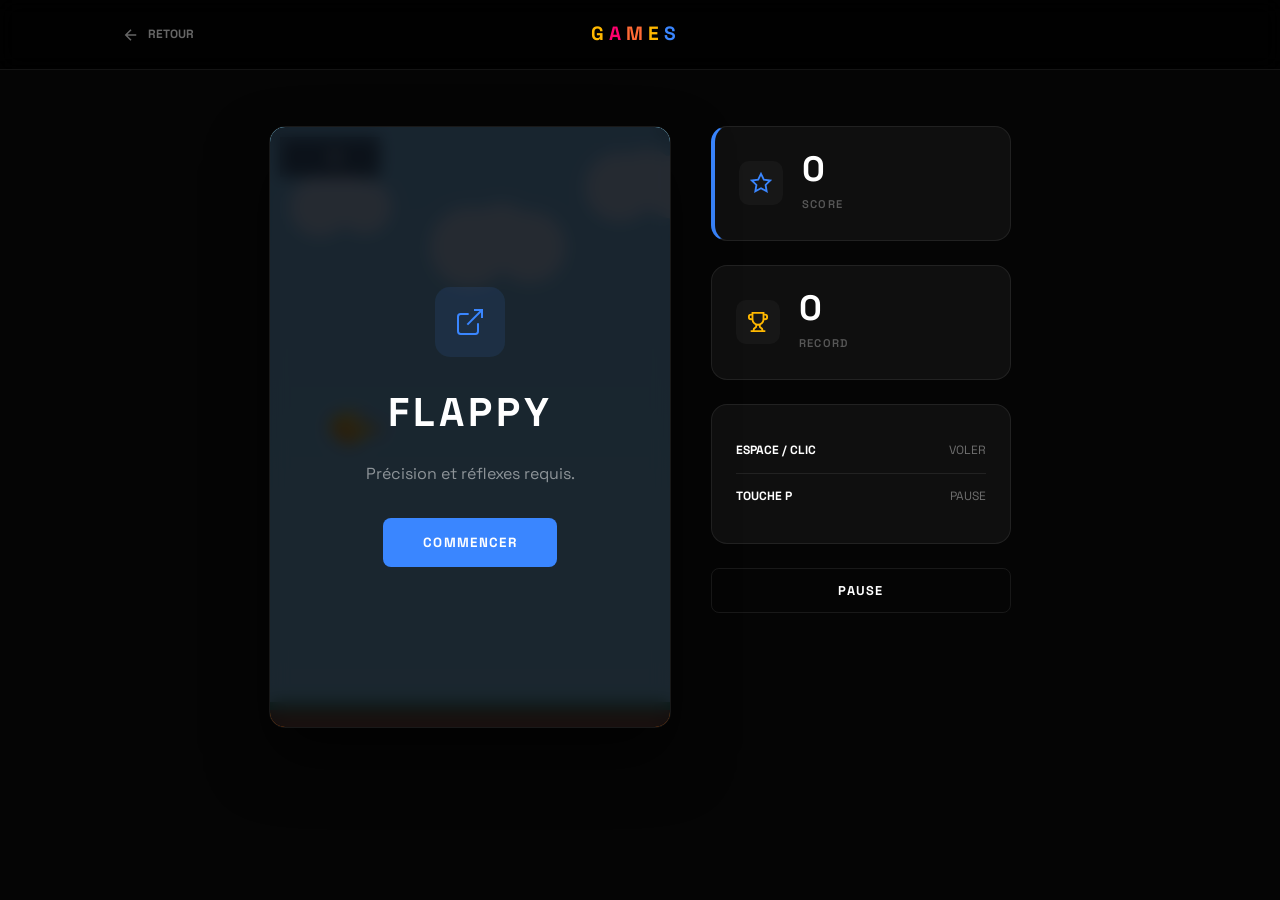
<file: games/Flappy/index.html>
<!DOCTYPE html>
<html lang="fr">
<head>
    <meta charset="UTF-8">
    <meta name="viewport" content="width=device-width, initial-scale=1.0">
    <title>Flappy — Collection GAMES</title>
    <link href="https://fonts.googleapis.com/css2?family=Space+Grotesk:wght@300;400;500;600;700&display=swap" rel="stylesheet">
    <link rel="stylesheet" href="flappy.css">
</head>
<body>
    
    <header>
        <div class="container">
            <a href="../../index.html" class="back-link">
                <svg width="18" height="18" viewBox="0 0 24 24" fill="none" stroke="currentColor" stroke-width="2"><path d="M19 12H5M12 19l-7-7 7-7"/></svg>
                RETOUR
            </a>
            <h1 class="logo-text"><span>G</span><span>A</span><span>M</span><span>E</span><span>S</span></h1>
            <div style="width: 80px;"></div>
        </div>
    </header>

    <main>
        <div class="game-layout">
            <div class="canvas-container">
                <canvas id="gameCanvas" width="400" height="600"></canvas>
                
                <div id="startScreen" class="overlay">
                    <div class="overlay-content">
                        <div class="icon-hero blue-style">
                            <svg viewBox="0 0 24 24" fill="none" stroke="currentColor" stroke-width="1.5"><path d="M18 13v6a2 2 0 0 1-2 2H5a2 2 0 0 1-2-2V8a2 2 0 0 1 2-2h6"></path><polyline points="15 3 21 3 21 9"></polyline><line x1="10" y1="14" x2="21" y2="3"></line></svg>
                        </div>
                        <h2>FLAPPY</h2>
                        <p>Précision et réflexes requis.</p>
                        <button id="startBtn" class="btn btn-blue">COMMENCER</button>
                    </div>
                </div>
                
                <div id="gameOverScreen" class="overlay hidden">
                    <div class="overlay-content">
                        <h2>FIN DE VOL</h2>
                        <div class="score-display">
                            <span class="score-value" id="finalScore">0</span>
                            <span class="score-label">POINTS</span>
                        </div>
                        <button id="restartBtn" class="btn btn-blue">REESSAYER</button>
                    </div>
                </div>
            </div>
            
            <div class="score-panel">
                <div class="stat-card stat-blue">
                    <div class="stat-icon">
                        <svg viewBox="0 0 24 24" fill="none" stroke="currentColor" stroke-width="2"><path d="M12 2l3.09 6.26L22 9.27l-5 4.87 1.18 6.88L12 17.77l-6.18 3.25L7 14.14 2 9.27l6.91-1.01L12 2z"/></svg>
                    </div>
                    <div class="stat-content">
                        <span class="stat-value" id="score">0</span>
                        <span class="stat-label">SCORE</span>
                    </div>
                </div>

                <div class="stat-card">
                    <div class="stat-icon" style="color: #FFB800">
                        <svg viewBox="0 0 24 24" fill="none" stroke="currentColor" stroke-width="2"><path d="M6 9H4.5a2.5 2.5 0 0 1 0-5H6M18 9h1.5a2.5 2.5 0 0 0 0-5H18M4 22h16M10 14.66V17c0 .55-.47.98-.97 1.21C7.85 18.75 7 20.24 7 22M14 14.66V17c0 .55.47.98.97 1.21C16.15 18.75 17 20.24 17 22M18 2H6v7a6 6 0 0 0 12 0V2z"/></svg>
                    </div>
                    <div class="stat-content">
                        <span class="stat-value" id="highScore">0</span>
                        <span class="stat-label">RECORD</span>
                    </div>
                </div>
                
                <div class="controls-info">
                    <div class="control-item">
                        <span class="control-key">ESPACE / CLIC</span>
                        <span class="control-desc">VOLER</span>
                    </div>
                    <div class="control-item">
                        <span class="control-key">TOUCHE P</span>
                        <span class="control-desc">PAUSE</span>
                    </div>
                </div>
                
                <button id="pauseBtn" class="btn btn-outline-full">
                    <span id="pauseBtnText">PAUSE</span>
                </button>
            </div>
        </div>
    </main>

    <script src="flappy.js"></script>
</body>
</html>
</file>
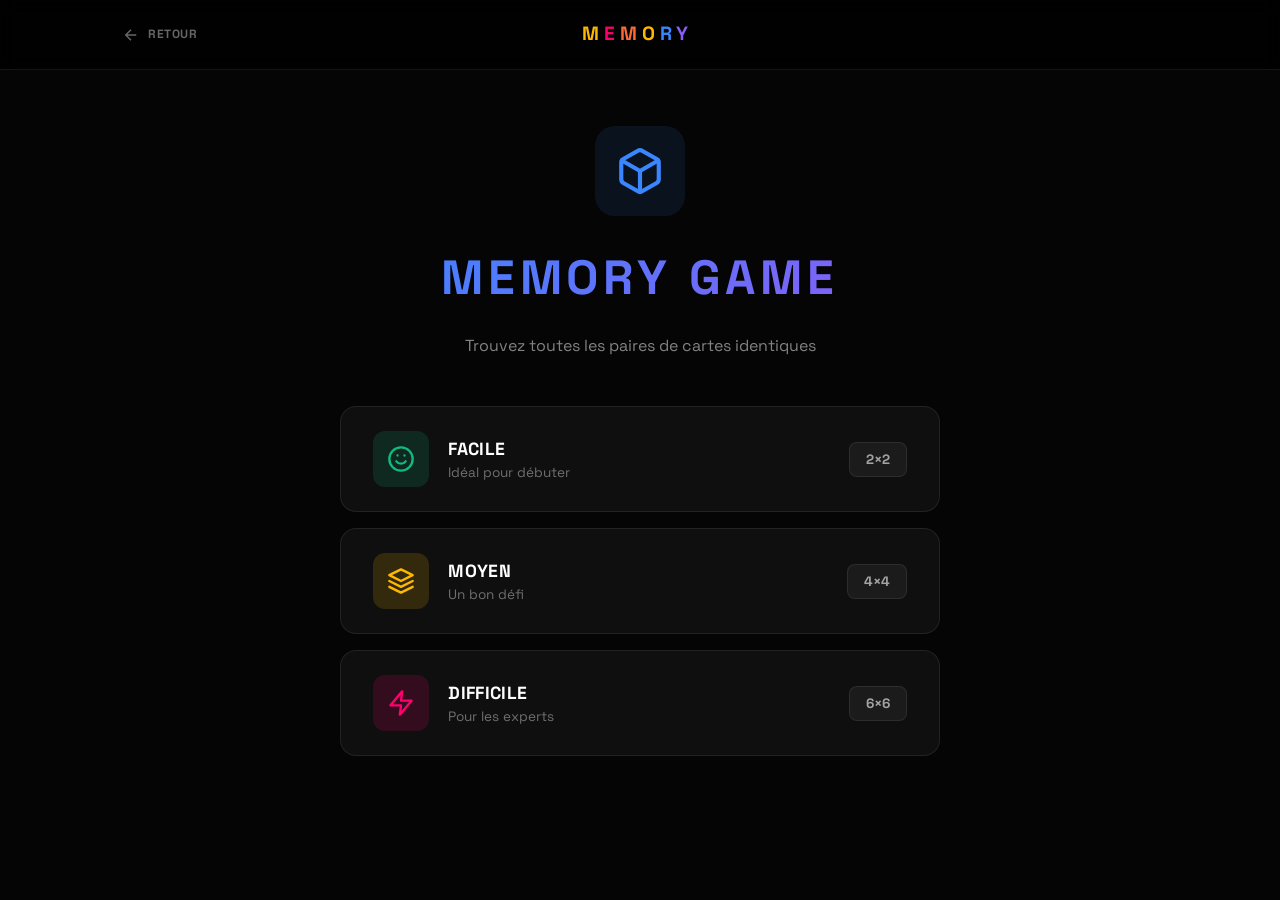
<file: games/memory/index.html>
<!DOCTYPE html>
<html lang="fr">
<head>
    <meta charset="UTF-8">
    <meta name="viewport" content="width=device-width, initial-scale=1.0">
    <title>Memory — Collection GAMES</title>
    <link href="https://fonts.googleapis.com/css2?family=Space+Grotesk:wght@300;400;500;600;700&display=swap" rel="stylesheet">
    <link rel="stylesheet" href="memory.css">
</head>
<body>
    
    <!-- Header -->
    <header>
        <div class="container">
            <a href="../../index.html" class="back-link">
                <svg width="18" height="18" viewBox="0 0 24 24" fill="none" stroke="currentColor" stroke-width="2">
                    <path d="M19 12H5M12 19l-7-7 7-7"/>
                </svg>
                RETOUR
            </a>
            <h1 class="logo-text"><span>M</span><span>E</span><span>M</span><span>O</span><span>R</span><span>Y</span></h1>
            <div style="width: 80px;"></div>
        </div>
    </header>

    <!-- Main Container -->
    <main>
        
        <!-- Start Screen -->
        <div id="startScreen" class="screen">
            <div class="start-content">
                <div class="game-title">
                    <div class="icon-hero">
                        <svg width="50" height="50" viewBox="0 0 24 24" fill="none" stroke="currentColor" stroke-width="2" stroke-linecap="round" stroke-linejoin="round">
                            <path d="M21 16V8a2 2 0 0 0-1-1.73l-7-4a2 2 0 0 0-2 0l-7 4A2 2 0 0 0 3 8v8a2 2 0 0 0 1 1.73l7 4a2 2 0 0 0 2 0l7-4A2 2 0 0 0 21 16z"/>
                            <polyline points="3.27 6.96 12 12.01 20.73 6.96"/>
                            <line x1="12" y1="22.08" x2="12" y2="12"/>
                        </svg>
                    </div>
                    <h2>MEMORY GAME</h2>
                    <p>Trouvez toutes les paires de cartes identiques</p>
                </div>

                <div class="level-selector">
                    <button data-level="easy" class="level-btn level-easy">
                        <div class="level-icon">
                            <svg width="28" height="28" viewBox="0 0 24 24" fill="none" stroke="currentColor" stroke-width="2" stroke-linecap="round" stroke-linejoin="round">
                                <circle cx="12" cy="12" r="10"/>
                                <path d="M8 14s1.5 2 4 2 4-2 4-2M9 9h.01M15 9h.01"/>
                            </svg>
                        </div>
                        <div class="level-content">
                            <span class="level-name">FACILE</span>
                            <span class="level-desc">Idéal pour débuter</span>
                        </div>
                        <span class="level-info">2×2</span>
                    </button>
                    
                    <button data-level="medium" class="level-btn level-medium">
                        <div class="level-icon">
                            <svg width="28" height="28" viewBox="0 0 24 24" fill="none" stroke="currentColor" stroke-width="2" stroke-linecap="round" stroke-linejoin="round">
                                <path d="M12 2L2 7l10 5 10-5-10-5z"/>
                                <path d="M2 17l10 5 10-5M2 12l10 5 10-5"/>
                            </svg>
                        </div>
                        <div class="level-content">
                            <span class="level-name">MOYEN</span>
                            <span class="level-desc">Un bon défi</span>
                        </div>
                        <span class="level-info">4×4</span>
                    </button>
                    
                    <button data-level="hard" class="level-btn level-hard">
                        <div class="level-icon">
                            <svg width="28" height="28" viewBox="0 0 24 24" fill="none" stroke="currentColor" stroke-width="2" stroke-linecap="round" stroke-linejoin="round">
                                <polygon points="13 2 3 14 12 14 11 22 21 10 12 10 13 2"/>
                            </svg>
                        </div>
                        <div class="level-content">
                            <span class="level-name">DIFFICILE</span>
                            <span class="level-desc">Pour les experts</span>
                        </div>
                        <span class="level-info">6×6</span>
                    </button>
                </div>
            </div>
        </div>

        <!-- Game Screen -->
        <div id="gameScreen" class="screen hidden">
            
            <!-- Game Stats -->
            <div class="stats-container">
                <div class="stat-item">
                    <div class="stat-icon stat-icon-blue">
                        <svg width="20" height="20" viewBox="0 0 24 24" fill="none" stroke="currentColor" stroke-width="2" stroke-linecap="round" stroke-linejoin="round">
                            <path d="M12 2L2 7l10 5 10-5-10-5z"/>
                            <path d="M2 17l10 5 10-5M2 12l10 5 10-5"/>
                        </svg>
                    </div>
                    <div class="stat-content">
                        <span class="stat-label">NIVEAU</span>
                        <span class="stat-value" id="levelDisplay">—</span>
                    </div>
                </div>
                <div class="stat-item stat-highlight">
                    <div class="stat-icon stat-icon-purple">
                        <svg width="20" height="20" viewBox="0 0 24 24" fill="none" stroke="currentColor" stroke-width="2" stroke-linecap="round" stroke-linejoin="round">
                            <polyline points="22 12 18 12 15 21 9 3 6 12 2 12"/>
                        </svg>
                    </div>
                    <div class="stat-content">
                        <span class="stat-label">COUPS</span>
                        <span class="stat-value" id="movesCount">0</span>
                    </div>
                </div>
                <div class="stat-item">
                    <div class="stat-icon stat-icon-green">
                        <svg width="20" height="20" viewBox="0 0 24 24" fill="none" stroke="currentColor" stroke-width="2" stroke-linecap="round" stroke-linejoin="round">
                            <path d="M20 6L9 17l-5-5"/>
                        </svg>
                    </div>
                    <div class="stat-content">
                        <span class="stat-label">PAIRES</span>
                        <span class="stat-value"><span id="pairsFound">0</span> / <span id="totalPairs">0</span></span>
                    </div>
                </div>
            </div>

            <!-- Game Board -->
            <div class="game-container">
                <div id="gameBoard" class="memory-grid"></div>
            </div>

            <!-- Action Buttons -->
            <div class="actions">
                <button id="resetBtn" class="btn btn-primary">
                    <svg width="18" height="18" viewBox="0 0 24 24" fill="none" stroke="currentColor" stroke-width="2" stroke-linecap="round" stroke-linejoin="round">
                        <path d="M3 12a9 9 0 0 1 9-9 9.75 9.75 0 0 1 6.74 2.74L21 8"/>
                        <path d="M21 3v5h-5"/>
                    </svg>
                    NOUVELLE PARTIE
                </button>
                <button id="backBtn" class="btn btn-secondary">
                    <svg width="18" height="18" viewBox="0 0 24 24" fill="none" stroke="currentColor" stroke-width="2" stroke-linecap="round" stroke-linejoin="round">
                        <path d="M15 18l-6-6 6-6"/>
                    </svg>
                    CHANGER NIVEAU
                </button>
            </div>
        </div>

        <!-- Win Screen -->
        <div id="winScreen" class="screen hidden">
            <div class="win-content">
                <div class="win-header">
                    <div class="icon-success">
                        <svg width="80" height="80" viewBox="0 0 80 80" fill="none">
                            <circle cx="40" cy="40" r="36" fill="#10b981" opacity="0.15"/>
                            <circle cx="40" cy="40" r="32" fill="#10b981"/>
                            <path d="M28 40l8 8 16-16" stroke="white" stroke-width="4" stroke-linecap="round" stroke-linejoin="round"/>
                        </svg>
                    </div>
                    <h2>FÉLICITATIONS !</h2>
                    <p>Toutes les paires ont été trouvées</p>
                </div>

                <div class="win-stats">
                    <div class="win-stat">
                        <div class="win-stat-icon">
                            <svg width="24" height="24" viewBox="0 0 24 24" fill="none" stroke="currentColor" stroke-width="2" stroke-linecap="round" stroke-linejoin="round">
                                <polyline points="22 12 18 12 15 21 9 3 6 12 2 12"/>
                            </svg>
                        </div>
                        <span class="win-stat-value" id="finalMoves">—</span>
                        <span class="win-stat-label">COUPS</span>
                    </div>
                    <div class="win-stat">
                        <div class="win-stat-icon">
                            <svg width="24" height="24" viewBox="0 0 24 24" fill="none" stroke="currentColor" stroke-width="2" stroke-linecap="round" stroke-linejoin="round">
                                <polygon points="12 2 15.09 8.26 22 9.27 17 14.14 18.18 21.02 12 17.77 5.82 21.02 7 14.14 2 9.27 8.91 8.26 12 2"/>
                            </svg>
                        </div>
                        <span class="win-stat-value" id="performance">—</span>
                        <span class="win-stat-label">SCORE</span>
                    </div>
                </div>

                <div class="actions">
                    <button id="playAgainBtn" class="btn btn-primary">
                        <svg width="18" height="18" viewBox="0 0 24 24" fill="none" stroke="currentColor" stroke-width="2" stroke-linecap="round" stroke-linejoin="round">
                            <path d="M3 12a9 9 0 0 1 9-9 9.75 9.75 0 0 1 6.74 2.74L21 8"/>
                            <path d="M21 3v5h-5"/>
                        </svg>
                        REJOUER
                    </button>
                    <button id="changeLevelBtn" class="btn btn-secondary">
                        <svg width="18" height="18" viewBox="0 0 24 24" fill="none" stroke="currentColor" stroke-width="2" stroke-linecap="round" stroke-linejoin="round">
                            <path d="M15 18l-6-6 6-6"/>
                        </svg>
                        CHANGER NIVEAU
                    </button>
                </div>
            </div>
        </div>

    </main>

    <script src="game.js"></script>
</body>
</html>
</file>
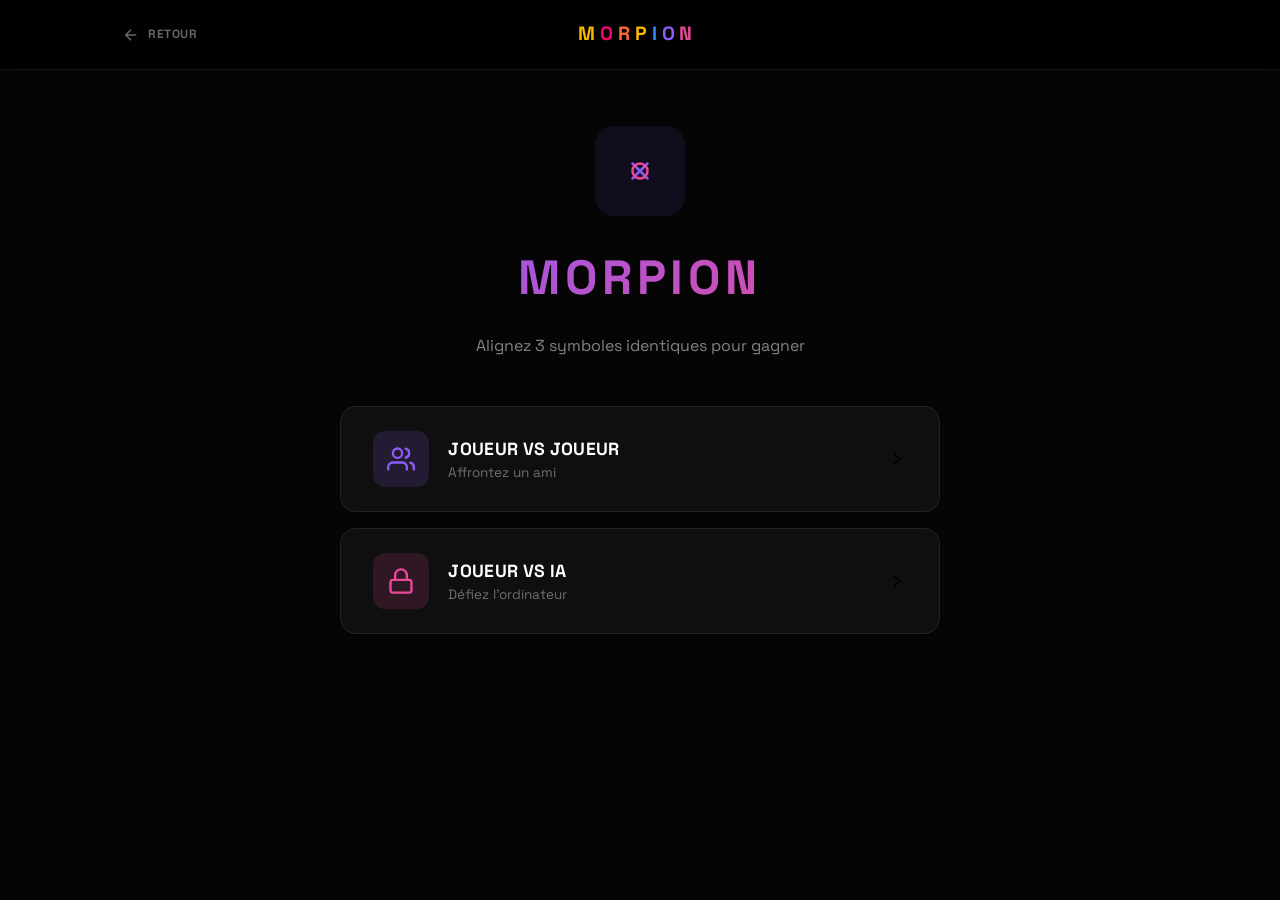
<file: games/morpion/index.html>
<!DOCTYPE html>
<html lang="fr">
<head>
    <meta charset="UTF-8">
    <meta name="viewport" content="width=device-width, initial-scale=1.0">
    <title>Morpion — Collection GAMES</title>
    <link href="https://fonts.googleapis.com/css2?family=Space+Grotesk:wght@300;400;500;600;700&display=swap" rel="stylesheet">
    <link rel="stylesheet" href="morpion.css">
</head>
<body>
    
    <!-- Header -->
    <header>
        <div class="container">
            <a href="../../index.html" class="back-link">
                <svg width="18" height="18" viewBox="0 0 24 24" fill="none" stroke="currentColor" stroke-width="2">
                    <path d="M19 12H5M12 19l-7-7 7-7"/>
                </svg>
                RETOUR
            </a>
            <h1 class="logo-text"><span>M</span><span>O</span><span>R</span><span>P</span><span>I</span><span>O</span><span>N</span></h1>
            <div style="width: 80px;"></div>
        </div>
    </header>

    <!-- Main Container -->
    <main>
        
        <!-- Start Screen -->
        <div id="startScreen" class="screen">
            <div class="start-content">
                <div class="game-title">
                    <div class="icon-hero">
                        <svg width="50" height="50" viewBox="0 0 80 80" fill="none">
                            <path d="M28 28L52 52M52 28L28 52" stroke="currentColor" stroke-width="4" stroke-linecap="round"/>
                            <circle cx="40" cy="40" r="12" stroke="#ec4899" stroke-width="4" fill="none"/>
                        </svg>
                    </div>
                    <h2>MORPION</h2>
                    <p>Alignez 3 symboles identiques pour gagner</p>
                </div>

                <div class="mode-selector">
                    <button id="vsPlayerBtn" class="mode-btn mode-player">
                        <div class="mode-icon">
                            <svg width="28" height="28" viewBox="0 0 24 24" fill="none" stroke="currentColor" stroke-width="2" stroke-linecap="round" stroke-linejoin="round">
                                <path d="M17 21v-2a4 4 0 0 0-4-4H5a4 4 0 0 0-4 4v2"/>
                                <circle cx="9" cy="7" r="4"/>
                                <path d="M23 21v-2a4 4 0 0 0-3-3.87"/>
                                <path d="M16 3.13a4 4 0 0 1 0 7.75"/>
                            </svg>
                        </div>
                        <div class="mode-content">
                            <span class="mode-name">JOUEUR VS JOUEUR</span>
                            <span class="mode-desc">Affrontez un ami</span>
                        </div>
                        <svg width="20" height="20" viewBox="0 0 24 24" fill="none" stroke="currentColor" stroke-width="2" stroke-linecap="round" stroke-linejoin="round">
                            <path d="M9 18l6-6-6-6"/>
                        </svg>
                    </button>
                    
                    <button id="vsAIBtn" class="mode-btn mode-ai">
                        <div class="mode-icon">
                            <svg width="28" height="28" viewBox="0 0 24 24" fill="none" stroke="currentColor" stroke-width="2" stroke-linecap="round" stroke-linejoin="round">
                                <rect x="3" y="11" width="18" height="11" rx="2" ry="2"/>
                                <path d="M7 11V7a5 5 0 0 1 10 0v4"/>
                            </svg>
                        </div>
                        <div class="mode-content">
                            <span class="mode-name">JOUEUR VS IA</span>
                            <span class="mode-desc">Défiez l'ordinateur</span>
                        </div>
                        <svg width="20" height="20" viewBox="0 0 24 24" fill="none" stroke="currentColor" stroke-width="2" stroke-linecap="round" stroke-linejoin="round">
                            <path d="M9 18l6-6-6-6"/>
                        </svg>
                    </button>
                </div>
            </div>
        </div>

        <!-- Game Screen -->
        <div id="gameScreen" class="screen hidden">
            
            <!-- Game Stats -->
            <div class="stats-container">
                <div class="stat-item">
                    <div class="stat-icon stat-icon-purple">
                        <svg width="20" height="20" viewBox="0 0 24 24" fill="none" stroke="currentColor" stroke-width="2" stroke-linecap="round" stroke-linejoin="round">
                            <circle cx="12" cy="12" r="10"/>
                            <path d="M12 6v6l4 2"/>
                        </svg>
                    </div>
                    <div class="stat-content">
                        <span class="stat-label">MODE</span>
                        <span class="stat-value" id="gameMode">—</span>
                    </div>
                </div>
                <div class="stat-item stat-highlight">
                    <div class="stat-icon stat-icon-pink">
                        <svg width="20" height="20" viewBox="0 0 24 24" fill="none" stroke="currentColor" stroke-width="2" stroke-linecap="round" stroke-linejoin="round">
                            <circle cx="12" cy="12" r="10"/>
                            <path d="M12 16v-4M12 8h.01"/>
                        </svg>
                    </div>
                    <div class="stat-content">
                        <span class="stat-label">TOUR DE</span>
                        <span class="stat-value" id="currentPlayer">X</span>
                    </div>
                </div>
                <div class="stat-item">
                    <div class="stat-icon stat-icon-blue">
                        <svg width="20" height="20" viewBox="0 0 24 24" fill="none" stroke="currentColor" stroke-width="2" stroke-linecap="round" stroke-linejoin="round">
                            <path d="M20 6L9 17l-5-5"/>
                        </svg>
                    </div>
                    <div class="stat-content">
                        <span class="stat-label">SCORE</span>
                        <span class="stat-value"><span id="scoreX">0</span> - <span id="scoreO">0</span></span>
                    </div>
                </div>
            </div>

            <!-- Game Board -->
            <div class="game-container">
                <div id="gameBoard" class="morpion-grid">
                    <div class="cell" data-cell="0"></div>
                    <div class="cell" data-cell="1"></div>
                    <div class="cell" data-cell="2"></div>
                    <div class="cell" data-cell="3"></div>
                    <div class="cell" data-cell="4"></div>
                    <div class="cell" data-cell="5"></div>
                    <div class="cell" data-cell="6"></div>
                    <div class="cell" data-cell="7"></div>
                    <div class="cell" data-cell="8"></div>
                </div>

                <!-- Game Message -->
                <div id="gameMessage" class="game-message">
                    <p></p>
                </div>
            </div>

            <!-- Action Buttons -->
            <div class="actions">
                <button id="resetBtn" class="btn btn-primary">
                    <svg width="18" height="18" viewBox="0 0 24 24" fill="none" stroke="currentColor" stroke-width="2" stroke-linecap="round" stroke-linejoin="round">
                        <path d="M3 12a9 9 0 0 1 9-9 9.75 9.75 0 0 1 6.74 2.74L21 8"/>
                        <path d="M21 3v5h-5"/>
                    </svg>
                    NOUVELLE PARTIE
                </button>
                <button id="backBtn" class="btn btn-secondary">
                    <svg width="18" height="18" viewBox="0 0 24 24" fill="none" stroke="currentColor" stroke-width="2" stroke-linecap="round" stroke-linejoin="round">
                        <path d="M15 18l-6-6 6-6"/>
                    </svg>
                    CHANGER MODE
                </button>
            </div>
        </div>

    </main>

    <script src="game.js"></script>
</body>
</html>
</file>
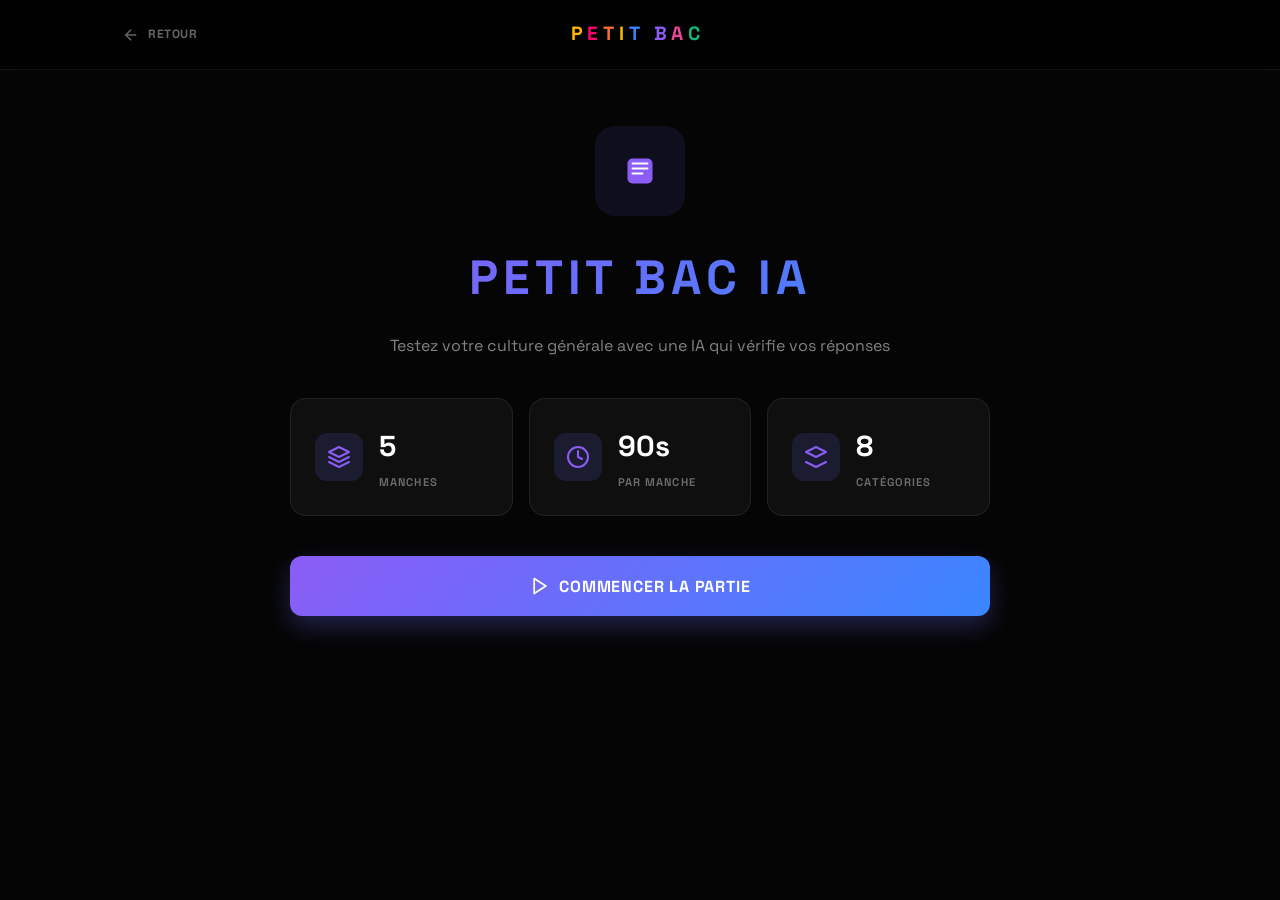
<file: games/petit-bac/index.html>
<!DOCTYPE html>
<html lang="fr">
<head>
    <meta charset="UTF-8">
    <meta name="viewport" content="width=device-width, initial-scale=1.0">
    <title>Petit Bac — Collection GAMES</title>
    <link href="https://fonts.googleapis.com/css2?family=Space+Grotesk:wght@300;400;500;600;700&display=swap" rel="stylesheet">
    <link rel="stylesheet" href="petit-bac.css">
</head>
<body>
    
    <!-- Header -->
    <header>
        <div class="container">
            <a href="../../index.html" class="back-link">
                <svg width="18" height="18" viewBox="0 0 24 24" fill="none" stroke="currentColor" stroke-width="2">
                    <path d="M19 12H5M12 19l-7-7 7-7"/>
                </svg>
                RETOUR
            </a>
            <h1 class="logo-text"><span>P</span><span>E</span><span>T</span><span>I</span><span>T</span> <span>B</span><span>A</span><span>C</span></h1>
            <div style="width: 80px;"></div>
        </div>
    </header>

    <!-- Main Container -->
    <main>
        
        <!-- Start Screen -->
        <div id="startScreen" class="screen">
            <div class="start-content">
                <div class="game-title">
                    <div class="icon-hero">
                        <svg width="50" height="50" viewBox="0 0 80 80" fill="none">
                            <rect x="20" y="20" width="40" height="40" rx="8" fill="currentColor"/>
                            <path d="M28 28h24M28 36h24M28 44h16" stroke="white" stroke-width="3" stroke-linecap="round"/>
                        </svg>
                    </div>
                    <h2>PETIT BAC IA</h2>
                    <p>Testez votre culture générale avec une IA qui vérifie vos réponses</p>
                </div>

                <div class="info-cards">
                    <div class="info-card">
                        <div class="info-icon">
                            <svg width="24" height="24" viewBox="0 0 24 24" fill="none" stroke="currentColor" stroke-width="2" stroke-linecap="round" stroke-linejoin="round">
                                <path d="M12 2L2 7l10 5 10-5-10-5z"/>
                                <path d="M2 17l10 5 10-5M2 12l10 5 10-5"/>
                            </svg>
                        </div>
                        <div class="info-content">
                            <span class="info-value">5</span>
                            <span class="info-label">Manches</span>
                        </div>
                    </div>
                    <div class="info-card">
                        <div class="info-icon">
                            <svg width="24" height="24" viewBox="0 0 24 24" fill="none" stroke="currentColor" stroke-width="2" stroke-linecap="round" stroke-linejoin="round">
                                <circle cx="12" cy="12" r="10"/>
                                <polyline points="12 6 12 12 16 14"/>
                            </svg>
                        </div>
                        <div class="info-content">
                            <span class="info-value">90s</span>
                            <span class="info-label">Par manche</span>
                        </div>
                    </div>
                    <div class="info-card">
                        <div class="info-icon">
                            <svg width="24" height="24" viewBox="0 0 24 24" fill="none" stroke="currentColor" stroke-width="2" stroke-linecap="round" stroke-linejoin="round">
                                <path d="M12 2L2 7l10 5 10-5-10-5z"/>
                                <path d="M2 17l10 5 10-5"/>
                            </svg>
                        </div>
                        <div class="info-content">
                            <span class="info-value">8</span>
                            <span class="info-label">Catégories</span>
                        </div>
                    </div>
                </div>

                <button id="startBtn" class="btn btn-primary btn-large">
                    <svg width="20" height="20" viewBox="0 0 24 24" fill="none" stroke="currentColor" stroke-width="2" stroke-linecap="round" stroke-linejoin="round">
                        <polygon points="5 3 19 12 5 21 5 3"/>
                    </svg>
                    COMMENCER LA PARTIE
                </button>
            </div>
        </div>

        <!-- Game Screen -->
        <div id="gameScreen" class="screen hidden">
            
            <!-- Game Info Bar -->
            <div class="stats-container">
                <div class="stat-item">
                    <div class="stat-icon stat-icon-blue">
                        <svg width="20" height="20" viewBox="0 0 24 24" fill="none" stroke="currentColor" stroke-width="2" stroke-linecap="round" stroke-linejoin="round">
                            <path d="M12 2L2 7l10 5 10-5-10-5z"/>
                            <path d="M2 17l10 5 10-5M2 12l10 5 10-5"/>
                        </svg>
                    </div>
                    <div class="stat-content">
                        <span class="stat-label">MANCHE</span>
                        <span class="stat-value">
                            <span id="currentRound">1</span><span class="stat-value-muted">/5</span>
                        </span>
                    </div>
                </div>
                
                <div class="stat-item stat-highlight">
                    <div class="stat-icon stat-icon-purple">
                        <svg width="20" height="20" viewBox="0 0 24 24" fill="none" stroke="currentColor" stroke-width="2" stroke-linecap="round" stroke-linejoin="round">
                            <path d="M9 11l3 3L22 4"/>
                            <path d="M21 12v7a2 2 0 01-2 2H5a2 2 0 01-2-2V5a2 2 0 012-2h11"/>
                        </svg>
                    </div>
                    <div class="stat-content">
                        <span class="stat-label">LETTRE</span>
                        <span class="stat-value stat-value-letter" id="currentLetter">A</span>
                    </div>
                </div>
                
                <div class="stat-item">
                    <div class="stat-icon stat-icon-green">
                        <svg width="20" height="20" viewBox="0 0 24 24" fill="none" stroke="currentColor" stroke-width="2" stroke-linecap="round" stroke-linejoin="round">
                            <circle cx="12" cy="12" r="10"/>
                            <polyline points="12 6 12 12 16 14"/>
                        </svg>
                    </div>
                    <div class="stat-content">
                        <span class="stat-label">TEMPS</span>
                        <span class="stat-value" id="timer">90</span>
                    </div>
                </div>
            </div>

            <!-- Categories Form -->
            <div class="game-container">
                <form id="categoriesForm">
                    <div class="categories-grid">
                        
                        <div class="category-group">
                            <label class="category-label">
                                <span class="category-icon">👤</span>
                                <span>Prénom</span>
                            </label>
                            <input type="text" name="prenom" class="category-input" placeholder="Entrez un prénom..." data-category="prenom" autocomplete="off">
                        </div>
                        
                        <div class="category-group">
                            <label class="category-label">
                                <span class="category-icon">🌍</span>
                                <span>Pays</span>
                            </label>
                            <input type="text" name="pays" class="category-input" placeholder="Entrez un pays..." data-category="pays" autocomplete="off">
                        </div>
                        
                        <div class="category-group">
                            <label class="category-label">
                                <span class="category-icon">🏙️</span>
                                <span>Ville</span>
                            </label>
                            <input type="text" name="ville" class="category-input" placeholder="Entrez une ville..." data-category="ville" autocomplete="off">
                        </div>
                        
                        <div class="category-group">
                            <label class="category-label">
                                <span class="category-icon">🐾</span>
                                <span>Animal</span>
                            </label>
                            <input type="text" name="animal" class="category-input" placeholder="Entrez un animal..." data-category="animal" autocomplete="off">
                        </div>
                        
                        <div class="category-group">
                            <label class="category-label">
                                <span class="category-icon">🍎</span>
                                <span>Fruit</span>
                            </label>
                            <input type="text" name="fruit" class="category-input" placeholder="Entrez un fruit..." data-category="fruit" autocomplete="off">
                        </div>
                        
                        <div class="category-group">
                            <label class="category-label">
                                <span class="category-icon">💼</span>
                                <span>Métier</span>
                            </label>
                            <input type="text" name="metier" class="category-input" placeholder="Entrez un métier..." data-category="metier" autocomplete="off">
                        </div>
                        
                        <div class="category-group">
                            <label class="category-label">
                                <span class="category-icon">🍕</span>
                                <span>Nourriture</span>
                            </label>
                            <input type="text" name="nourriture" class="category-input" placeholder="Entrez une nourriture..." data-category="nourriture" autocomplete="off">
                        </div>
                        
                        <div class="category-group">
                            <label class="category-label">
                                <span class="category-icon">🎬</span>
                                <span>Film/Série</span>
                            </label>
                            <input type="text" name="film" class="category-input" placeholder="Entrez un film/série..." data-category="film" autocomplete="off">
                        </div>
                        
                    </div>
                    
                    <div class="form-actions">
                        <button type="submit" class="btn btn-primary" id="submitBtn">
                            <span id="submitBtnText">VALIDER LA MANCHE</span>
                            <svg width="18" height="18" viewBox="0 0 24 24" fill="none" stroke="currentColor" stroke-width="2" stroke-linecap="round" stroke-linejoin="round">
                                <polyline points="9 18 15 12 9 6"/>
                            </svg>
                        </button>
                    </div>
                </form>
            </div>
        </div>

        <!-- Validation Screen -->
        <div id="validationScreen" class="screen hidden">
            <div class="validation-content">
                <div class="validation-header">
                    <div class="icon-loading">
                        <svg width="80" height="80" viewBox="0 0 80 80" fill="none">
                            <circle cx="40" cy="40" r="36" fill="#8B5CF6" opacity="0.1"/>
                            <circle cx="40" cy="40" r="32" stroke="#8B5CF6" stroke-width="4" fill="none" stroke-dasharray="50 150" stroke-linecap="round">
                                <animateTransform
                                    attributeName="transform"
                                    type="rotate"
                                    from="0 40 40"
                                    to="360 40 40"
                                    dur="1.5s"
                                    repeatCount="indefinite"/>
                            </circle>
                        </svg>
                    </div>
                    <h2>VALIDATION EN COURS...</h2>
                    <p>L'IA vérifie vos réponses</p>
                </div>
                
                <div class="validation-progress">
                    <div class="progress-bar">
                        <div class="progress-fill" id="progressFill"></div>
                    </div>
                    <p class="progress-text" id="progressText">Vérification : 0/40</p>
                </div>
            </div>
        </div>

        <!-- Results Screen -->
        <div id="resultsScreen" class="screen hidden">
            <div class="win-content">
                <div class="win-header">
                    <div class="icon-success">
                        <svg width="80" height="80" viewBox="0 0 80 80" fill="none">
                            <circle cx="40" cy="40" r="36" fill="#10b981" opacity="0.15"/>
                            <circle cx="40" cy="40" r="32" fill="#10b981"/>
                            <path d="M28 40l8 8 16-16" stroke="white" stroke-width="4" stroke-linecap="round" stroke-linejoin="round"/>
                        </svg>
                    </div>
                    <h2>PARTIE TERMINÉE !</h2>
                    <p>Voici vos résultats vérifiés par l'IA</p>
                </div>

                <div class="win-stats">
                    <div class="win-stat">
                        <div class="win-stat-icon">
                            <svg width="24" height="24" viewBox="0 0 24 24" fill="none" stroke="currentColor" stroke-width="2" stroke-linecap="round" stroke-linejoin="round">
                                <polygon points="12 2 15.09 8.26 22 9.27 17 14.14 18.18 21.02 12 17.77 5.82 21.02 7 14.14 2 9.27 8.91 8.26 12 2"/>
                            </svg>
                        </div>
                        <span class="win-stat-value" id="finalScore">0</span>
                        <span class="win-stat-label">POINTS</span>
                    </div>
                    <div class="win-stat">
                        <div class="win-stat-icon">
                            <svg width="24" height="24" viewBox="0 0 24 24" fill="none" stroke="currentColor" stroke-width="2" stroke-linecap="round" stroke-linejoin="round">
                                <path d="M20 6L9 17l-5-5"/>
                            </svg>
                        </div>
                        <span class="win-stat-value"><span id="validAnswers">0</span>/<span id="invalidAnswers">0</span></span>
                        <span class="win-stat-label">RÉPONSES</span>
                    </div>
                </div>

                <div class="rounds-details-container">
                    <div id="roundsDetails" class="rounds-details"></div>
                </div>

                <div class="actions">
                    <button id="restartBtn" class="btn btn-primary">
                        <svg width="18" height="18" viewBox="0 0 24 24" fill="none" stroke="currentColor" stroke-width="2" stroke-linecap="round" stroke-linejoin="round">
                            <path d="M3 12a9 9 0 0 1 9-9 9.75 9.75 0 0 1 6.74 2.74L21 8"/>
                            <path d="M21 3v5h-5"/>
                        </svg>
                        REJOUER
                    </button>
                </div>
            </div>
        </div>

    </main>

    <script src="game.js"></script>
</body>
</html>
</file>
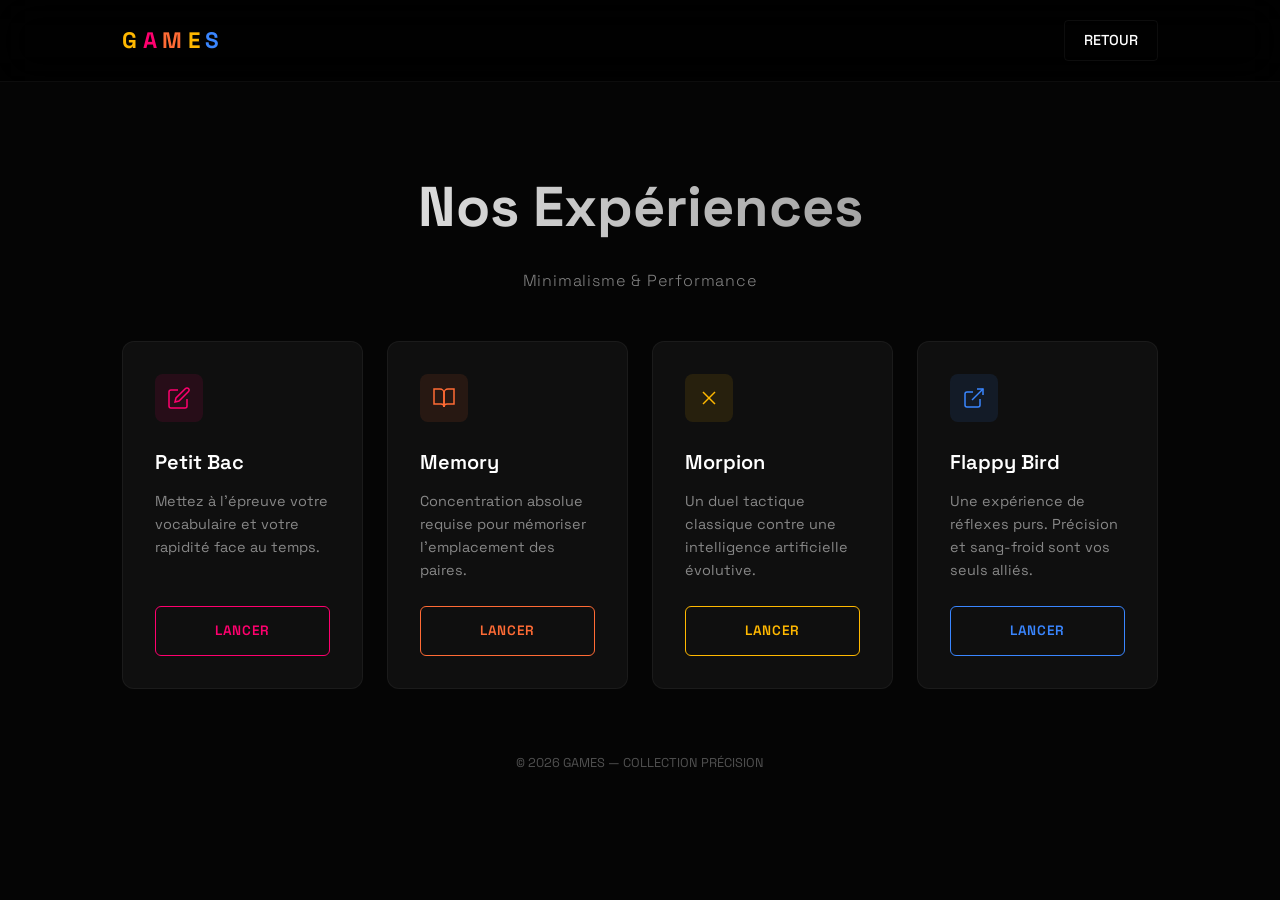
<file: decouvrir.html>
<!DOCTYPE html>
<html lang="fr">
<head>
    <meta charset="UTF-8">
    <meta name="viewport" content="width=device-width, initial-scale=1.0">
    <title>Découvrir — Collection GAMES</title>
    <link href="https://fonts.googleapis.com/css2?family=Space+Grotesk:wght@300;400;500;600;700&display=swap" rel="stylesheet">
    <style>
        :root {
            --color-pink: #FF006E;
            --color-orange: #FF6B35;
            --color-gold: #FFB800;
            --color-blue: #3A86FF;
            --color-bg: #050505;
            --color-surface: #0f0f0f;
            --color-border: rgba(255, 255, 255, 0.05);
            --transition: cubic-bezier(0.4, 0, 0.2, 1) 0.3s;
        }

        * { margin: 0; padding: 0; box-sizing: border-box; }

        body {
            font-family: 'Space Grotesk', sans-serif;
            background: var(--color-bg);
            color: #ffffff;
            line-height: 1.6;
            -webkit-font-smoothing: antialiased;
        }

        /* Header épuré */
        header {
            backdrop-filter: blur(20px);
            background: rgba(0, 0, 0, 0.8);
            border-bottom: 1px solid var(--color-border);
            padding: 1.25rem 0;
            position: sticky;
            top: 0;
            z-index: 100;
        }

        .container { max-width: 1100px; margin: 0 auto; padding: 0 2rem; }
        .header-content { display: flex; justify-content: space-between; align-items: center; }

        /* Logo Couleurs */
        .logo-text { font-size: 1.4rem; font-weight: 700; letter-spacing: 0.25em; }
        .logo-text span:nth-child(1) { color: var(--color-gold); }
        .logo-text span:nth-child(2) { color: var(--color-pink); }
        .logo-text span:nth-child(3) { color: var(--color-orange); }
        .logo-text span:nth-child(4) { color: var(--color-gold); }
        .logo-text span:nth-child(5) { color: var(--color-blue); }

        .nav-link {
            color: #ffffff; text-decoration: none; font-weight: 500; font-size: 0.9rem;
            padding: 0.5rem 1.2rem; border-radius: 4px; border: 1px solid var(--color-border);
            transition: var(--transition);
        }
        .nav-link:hover { background: #fff; color: #000; }

        /* Hero */
        .page-header { padding: 5rem 0 3rem; text-align: center; }
        .page-title { 
            font-size: clamp(2.5rem, 6vw, 3.5rem); font-weight: 700; margin-bottom: 1rem;
            background: linear-gradient(to right, #fff, rgba(255,255,255,0.5));
            -webkit-background-clip: text; -webkit-text-fill-color: transparent;
        }
        .page-subtitle { color: rgba(255,255,255,0.5); font-weight: 300; letter-spacing: 0.05em; }

        /* Grid & Cards */
        .games-grid { display: grid; grid-template-columns: repeat(auto-fit, minmax(240px, 1fr)); gap: 1.5rem; }

        .game-card {
            background: var(--color-surface);
            border: 1px solid var(--color-border);
            border-radius: 12px;
            padding: 2rem;
            transition: var(--transition);
            display: flex; flex-direction: column; align-items: flex-start;
        }

        .game-card:hover {
            border-color: rgba(255,255,255,0.2);
            transform: translateY(-5px);
            box-shadow: 0 20px 40px rgba(0,0,0,0.4);
        }

        /* Icônes SVG Stylisées */
        .icon-box {
            width: 48px; height: 48px; display: flex; align-items: center; justify-content: center;
            border-radius: 8px; margin-bottom: 1.5rem;
        }
        .icon-box svg { width: 24px; height: 24px; stroke-width: 1.5; fill: none; }

        .pink-style { background: rgba(255, 0, 110, 0.1); stroke: var(--color-pink); }
        .orange-style { background: rgba(255, 107, 53, 0.1); stroke: var(--color-orange); }
        .gold-style { background: rgba(255, 184, 0, 0.1); stroke: var(--color-gold); }
        .blue-style { background: rgba(58, 134, 255, 0.1); stroke: var(--color-blue); }

        .game-card h2 { font-size: 1.25rem; margin-bottom: 0.75rem; font-weight: 600; }
        .game-card p { font-size: 0.9rem; color: rgba(255,255,255,0.5); margin-bottom: 1.5rem; flex-grow: 1; }

        .btn-play {
            width: 100%; padding: 0.8rem; border-radius: 6px; text-decoration: none;
            text-align: center; font-weight: 600; font-size: 0.85rem; letter-spacing: 0.05em;
            transition: var(--transition);
        }

        .pink-btn { border: 1px solid var(--color-pink); color: var(--color-pink); }
        .pink-btn:hover { background: var(--color-pink); color: #fff; }

        .orange-btn { border: 1px solid var(--color-orange); color: var(--color-orange); }
        .orange-btn:hover { background: var(--color-orange); color: #fff; }

        .gold-btn { border: 1px solid var(--color-gold); color: var(--color-gold); }
        .gold-btn:hover { background: var(--color-gold); color: #fff; }

        .blue-btn { border: 1px solid var(--color-blue); color: var(--color-blue); }
        .blue-btn:hover { background: var(--color-blue); color: #fff; }

        footer { padding: 4rem 0 2rem; text-align: center; font-size: 0.8rem; color: rgba(255,255,255,0.3); }

        @media (max-width: 640px) { .games-grid { grid-template-columns: 1fr; } }
    </style>
</head>
<body>

    <header>
        <div class="container">
            <div class="header-content">
                <h1 class="logo-text"><span>G</span><span>A</span><span>M</span><span>E</span><span>S</span></h1>
                <a href="index.html" class="nav-link">RETOUR</a>
            </div>
        </div>
    </header>

    <div class="page-header">
        <div class="container">
            <h2 class="page-title">Nos Expériences</h2>
            <p class="page-subtitle">Minimalisme & Performance</p>
        </div>
    </div>

    <main class="container">
        <div class="games-grid">
            <article class="game-card">
                <div class="icon-box pink-style">
                    <svg viewBox="0 0 24 24"><path d="M11 4H4a2 2 0 0 0-2 2v14a2 2 0 0 0 2 2h14a2 2 0 0 0 2-2v-7"></path><path d="M18.5 2.5a2.121 2.121 0 1 1 3 3L12 15l-4 1 1-4 9.5-9.5z"></path></svg>
                </div>
                <h2>Petit Bac</h2>
                <p>Mettez à l'épreuve votre vocabulaire et votre rapidité face au temps.</p>
                <a href="games/petit-bac/index.html" class="btn-play pink-btn">LANCER</a>
            </article>

            <article class="game-card">
                <div class="icon-box orange-style">
                    <svg viewBox="0 0 24 24"><path d="M2 3h6a4 4 0 0 1 4 4v14a3 3 0 0 0-3-3H2z"></path><path d="M22 3h-6a4 4 0 0 0-4 4v14a3 3 0 0 1 3-3h7z"></path></svg>
                </div>
                <h2>Memory</h2>
                <p>Concentration absolue requise pour mémoriser l'emplacement des paires.</p>
                <a href="games/memory/index.html" class="btn-play orange-btn">LANCER</a>
            </article>

            <article class="game-card">
                <div class="icon-box gold-style">
                    <svg viewBox="0 0 24 24"><line x1="18" y1="6" x2="6" y2="18"></line><line x1="6" y1="6" x2="18" y2="18"></line></svg>
                </div>
                <h2>Morpion</h2>
                <p>Un duel tactique classique contre une intelligence artificielle évolutive.</p>
                <a href="games/morpion/index.html" class="btn-play gold-btn">LANCER</a>
            </article>

            <article class="game-card">
                <div class="icon-box blue-style">
                    <svg viewBox="0 0 24 24"><path d="M18 13v6a2 2 0 0 1-2 2H5a2 2 0 0 1-2-2V8a2 2 0 0 1 2-2h6"></path><polyline points="15 3 21 3 21 9"></polyline><line x1="10" y1="14" x2="21" y2="3"></line></svg>
                </div>
                <h2>Flappy Bird</h2>
                <p>Une expérience de réflexes purs. Précision et sang-froid sont vos seuls alliés.</p>
                <a href="games/flappy/index.html" class="btn-play blue-btn">LANCER</a>
            </article>
        </div>
    </main>

    <footer>
        <div class="container">
            <p>© 2026 GAMES — COLLECTION PRÉCISION</p>
        </div>
    </footer>
</body>
</html>
</file>
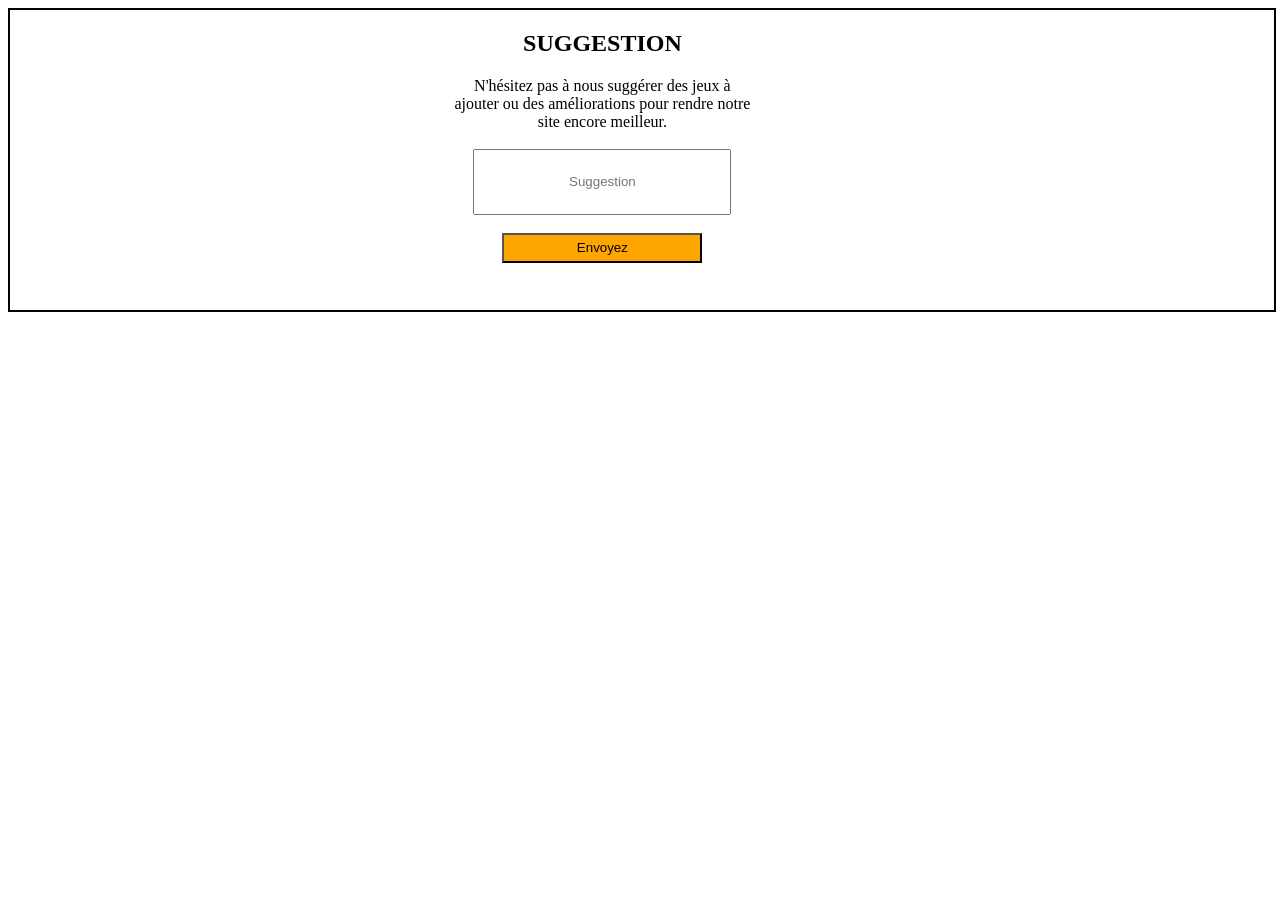
<file: exo.html>
<!DOCTYPE html>
<html lang="en">
<head>
    <meta charset="UTF-8">
    <meta name="viewport" content="width=device-width, initial-scale=1.0">
    <title>Document</title>
</head>
<style>
    .suggestion{
        justify-content: center;
        text-align: center;
        border: 2px solid black;
        width: 100%;
        height: 300px;
    }
    .sugg{ 
        text-align: center;
        width: 100%;
        max-width: 300px;
        margin-left: 35% ;
    }
    .envoi{
        background-color: orange;
        height: 30px;
        width:200px;
    }
    input{
        height: 60px;
        width: 250px;
    }
    ::placeholder{
        text-align: center;
    }
    @media(max-width:800px){
        .sugg{ 
        margin-left: 80px;
    }   
    }
</style>
<body>
    <section class="suggestion">
    <div class="sugg">
        <h1>SUGGESTION</h1>
        N'hésitez pas à nous suggérer des jeux à ajouter 
        ou des améliorations pour rendre notre site encore meilleur. <br><br>
        <input class="mes" type="text"  placeholder="Suggestion" required></input><br><br>
        <button class="envoi" type="submit">Envoyez</button>
    </div>
    </section> 
</body>
</html>
</file>
<file: games/Flappy/flappy.css>
:root {
    --color-bg: #050505;
    --color-surface: #0f0f0f;
    --color-blue: #3A86FF;
    --color-border: rgba(255, 255, 255, 0.08);
    --font-main: 'Space Grotesk', sans-serif;
}

* { margin: 0; padding: 0; box-sizing: border-box; }

body {
    background: var(--color-bg);
    color: #fff;
    font-family: var(--font-main);
    line-height: 1.6;
    overflow-x: hidden;
}

header {
    background: rgba(0,0,0,0.8);
    backdrop-filter: blur(10px);
    border-bottom: 1px solid var(--color-border);
    padding: 1.2rem 0;
    position: sticky; top: 0; z-index: 100;
}

.container { max-width: 1100px; margin: 0 auto; display: flex; justify-content: space-between; align-items: center; padding: 0 2rem; }

/* Logo Sync */
.logo-text { font-size: 1.2rem; font-weight: 700; letter-spacing: 0.25em; }
.logo-text span:nth-child(1) { color: #FFB800; }
.logo-text span:nth-child(2) { color: #FF006E; }
.logo-text span:nth-child(3) { color: #FF6B35; }
.logo-text span:nth-child(4) { color: #FFB800; }
.logo-text span:nth-child(5) { color: var(--color-blue); }

.back-link {
    text-decoration: none; color: rgba(255,255,255,0.4);
    font-size: 0.75rem; font-weight: 700; display: flex; align-items: center; gap: 8px;
    transition: 0.3s;
}
.back-link:hover { color: #fff; }

/* Layout */
.game-layout { display: flex; gap: 2.5rem; justify-content: center; padding: 3.5rem 2rem; align-items: flex-start; }

.canvas-container {
    position: relative;
    border-radius: 16px;
    border: 1px solid var(--color-border);
    overflow: hidden;
    box-shadow: 0 30px 60px rgba(0,0,0,0.6);
}

#gameCanvas { display: block; background: #080a0f; }

/* Overlays Correctifs */
.overlay {
    position: absolute; inset: 0; 
    background: rgba(5, 8, 15, 0.85);
    backdrop-filter: blur(8px); 
    display: flex; align-items: center; justify-content: center;
    z-index: 50;
}

.overlay.hidden { display: none !important; pointer-events: none; }

.overlay-content { text-align: center; width: 100%; padding: 2rem; }
.overlay-content h2 { font-size: 2.5rem; font-weight: 700; letter-spacing: 0.1em; margin-bottom: 1rem; }
.overlay-content p { color: rgba(255,255,255,0.5); margin-bottom: 2rem; }

.icon-hero {
    width: 70px; height: 70px; margin: 0 auto 1.5rem;
    display: flex; align-items: center; justify-content: center;
    border-radius: 15px; background: rgba(58, 134, 255, 0.1); color: var(--color-blue);
}
.icon-hero svg { width: 32px; height: 32px; }

/* Buttons */
.btn {
    font-family: var(--font-main); cursor: pointer;
    padding: 1rem 2.5rem; border-radius: 8px; font-weight: 700; 
    letter-spacing: 0.1em; transition: 0.3s; border: none;
    position: relative; z-index: 60;
}

.btn-blue { background: var(--color-blue); color: #fff; }
.btn-blue:hover { transform: translateY(-2px); box-shadow: 0 10px 20px rgba(58, 134, 255, 0.3); }

.btn-outline-full {
    width: 100%; background: transparent; border: 1px solid var(--color-border);
    color: #fff; padding: 0.8rem; font-size: 0.8rem;
}
.btn-outline-full:hover { background: #fff; color: #000; }

/* Score Panel */
.score-panel { width: 300px; display: flex; flex-direction: column; gap: 1.5rem; }

.stat-card {
    background: var(--color-surface); border: 1px solid var(--color-border);
    padding: 1.5rem; border-radius: 16px; display: flex; align-items: center; gap: 1.2rem;
}
.stat-blue { border-left: 4px solid var(--color-blue); }

.stat-icon {
    width: 44px; height: 44px; border-radius: 10px;
    background: rgba(255,255,255,0.03);
    display: flex; align-items: center; justify-content: center;
    color: var(--color-blue);
}
.stat-icon svg { width: 22px; height: 22px; }

.stat-value { font-size: 2.2rem; font-weight: 700; line-height: 1; margin-bottom: 4px; display: block; }
.stat-label { font-size: 0.7rem; color: rgba(255,255,255,0.3); font-weight: 600; letter-spacing: 0.1em; }

.controls-info {
    background: var(--color-surface); padding: 1.5rem; border-radius: 16px;
    border: 1px solid var(--color-border);
}
.control-item { display: flex; justify-content: space-between; padding: 0.8rem 0; border-bottom: 1px solid var(--color-border); }
.control-item:last-child { border: none; }
.control-key { font-size: 0.75rem; font-weight: 700; color: #fff; }
.control-desc { font-size: 0.75rem; color: rgba(255,255,255,0.4); }

@media (max-width: 1000px) {
    .game-layout { flex-direction: column; align-items: center; }
    .score-panel { width: 400px; }
}
</file>
<file: games/memory/memory.css>
:root {
    --color-bg: #050505;
    --color-surface: #0f0f0f;
    --color-blue: #3A86FF;
    --color-purple: #8B5CF6;
    --color-green: #10B981;
    --color-yellow: #FFB800;
    --color-red: #FF006E;
    --color-orange: #FF6B35;
    --color-border: rgba(255, 255, 255, 0.08);
    --font-main: 'Space Grotesk', sans-serif;
}

* { margin: 0; padding: 0; box-sizing: border-box; }

body {
    background: var(--color-bg);
    color: #fff;
    font-family: var(--font-main);
    line-height: 1.6;
    overflow-x: hidden;
}

header {
    background: rgba(0,0,0,0.8);
    backdrop-filter: blur(10px);
    border-bottom: 1px solid var(--color-border);
    padding: 1.2rem 0;
    position: sticky; top: 0; z-index: 100;
}

.container { 
    max-width: 1100px; 
    margin: 0 auto; 
    display: flex; 
    justify-content: space-between; 
    align-items: center; 
    padding: 0 2rem; 
}

/* Logo Sync */
.logo-text { 
    font-size: 1.2rem; 
    font-weight: 700; 
    letter-spacing: 0.25em; 
}
.logo-text span:nth-child(1) { color: #FFB800; }
.logo-text span:nth-child(2) { color: #FF006E; }
.logo-text span:nth-child(3) { color: #FF6B35; }
.logo-text span:nth-child(4) { color: #FFB800; }
.logo-text span:nth-child(5) { color: var(--color-blue); }
.logo-text span:nth-child(6) { color: var(--color-purple); }

.back-link {
    text-decoration: none; 
    color: rgba(255,255,255,0.4);
    font-size: 0.75rem; 
    font-weight: 700; 
    display: flex; 
    align-items: center; 
    gap: 8px;
    transition: 0.3s;
    text-transform: uppercase;
    letter-spacing: 0.05em;
}
.back-link:hover { color: #fff; }

/* Main Layout */
main {
    max-width: 1400px;
    margin: 0 auto;
    padding: 3.5rem 2rem;
}

.screen {
    animation: fadeIn 0.3s ease;
}

.hidden {
    display: none !important;
}

@keyframes fadeIn {
    from { opacity: 0; transform: translateY(10px); }
    to { opacity: 1; transform: translateY(0); }
}

/* === START SCREEN === */
.start-content {
    max-width: 600px;
    margin: 0 auto;
}

.game-title {
    text-align: center;
    margin-bottom: 3rem;
}

.icon-hero {
    width: 90px; 
    height: 90px; 
    margin: 0 auto 1.5rem;
    display: flex; 
    align-items: center; 
    justify-content: center;
    border-radius: 20px; 
    background: rgba(58, 134, 255, 0.1); 
    color: var(--color-blue);
    animation: floatIcon 3s ease-in-out infinite;
}

.icon-hero svg { 
    width: 50px; 
    height: 50px; 
}

@keyframes floatIcon {
    0%, 100% { transform: translateY(0); }
    50% { transform: translateY(-8px); }
}

.game-title h2 {
    font-size: 3rem;
    font-weight: 700;
    letter-spacing: 0.1em;
    margin-bottom: 1rem;
    background: linear-gradient(135deg, var(--color-blue) 0%, var(--color-purple) 100%);
    -webkit-background-clip: text;
    -webkit-text-fill-color: transparent;
    background-clip: text;
}

.game-title p {
    font-size: 1rem;
    color: rgba(255,255,255,0.5);
}

/* === LEVEL SELECTOR === */
.level-selector {
    display: flex;
    flex-direction: column;
    gap: 1rem;
}

.level-btn {
    display: flex;
    align-items: center;
    gap: 1.2rem;
    padding: 1.5rem 2rem;
    background: var(--color-surface);
    border: 1px solid var(--color-border);
    border-radius: 16px;
    cursor: pointer;
    transition: all 0.3s;
    font-family: inherit;
    text-align: left;
    position: relative;
    overflow: hidden;
}

.level-btn::before {
    content: '';
    position: absolute;
    inset: 0;
    background: linear-gradient(135deg, transparent 0%, rgba(255,255,255,0.03) 100%);
    opacity: 0;
    transition: opacity 0.3s;
}

.level-btn:hover::before {
    opacity: 1;
}

.level-btn:hover {
    transform: translateY(-4px);
    box-shadow: 0 20px 40px rgba(0,0,0,0.4);
}

.level-icon {
    width: 56px;
    height: 56px;
    border-radius: 12px;
    display: flex;
    align-items: center;
    justify-content: center;
    flex-shrink: 0;
}

.level-easy .level-icon {
    background: rgba(16, 185, 129, 0.15);
    color: var(--color-green);
}

.level-medium .level-icon {
    background: rgba(255, 184, 0, 0.15);
    color: var(--color-yellow);
}

.level-hard .level-icon {
    background: rgba(255, 0, 110, 0.15);
    color: var(--color-red);
}

.level-easy:hover {
    border-color: var(--color-green);
}

.level-medium:hover {
    border-color: var(--color-yellow);
}

.level-hard:hover {
    border-color: var(--color-red);
}

.level-content {
    flex: 1;
    display: flex;
    flex-direction: column;
    gap: 4px;
}

.level-name {
    font-size: 1.1rem;
    font-weight: 700;
    color: #fff;
    letter-spacing: 0.02em;
}

.level-desc {
    font-size: 0.85rem;
    color: rgba(255,255,255,0.4);
}

.level-info {
    font-size: 0.85rem;
    font-weight: 700;
    color: rgba(255,255,255,0.6);
    padding: 8px 16px;
    background: rgba(255,255,255,0.05);
    border-radius: 8px;
    border: 1px solid var(--color-border);
}

/* === GAME SCREEN === */
.stats-container {
    display: grid;
    grid-template-columns: repeat(3, 1fr);
    gap: 1.5rem;
    max-width: 900px;
    margin: 0 auto 2.5rem;
}

.stat-item {
    background: var(--color-surface);
    border: 1px solid var(--color-border);
    border-radius: 16px;
    padding: 1.5rem;
    display: flex;
    align-items: center;
    gap: 1.2rem;
    transition: all 0.3s;
}

.stat-highlight {
    border-left: 4px solid var(--color-purple);
    background: linear-gradient(135deg, var(--color-surface) 0%, rgba(139, 92, 246, 0.05) 100%);
}

.stat-icon {
    width: 44px;
    height: 44px;
    border-radius: 10px;
    display: flex;
    align-items: center;
    justify-content: center;
    flex-shrink: 0;
}

.stat-icon-blue {
    background: rgba(58, 134, 255, 0.15);
    color: var(--color-blue);
}

.stat-icon-purple {
    background: rgba(139, 92, 246, 0.15);
    color: var(--color-purple);
}

.stat-icon-green {
    background: rgba(16, 185, 129, 0.15);
    color: var(--color-green);
}

.stat-content {
    flex: 1;
    display: flex;
    flex-direction: column;
    gap: 4px;
}

.stat-label {
    font-size: 0.7rem;
    text-transform: uppercase;
    letter-spacing: 0.1em;
    color: rgba(255,255,255,0.3);
    font-weight: 600;
}

.stat-value {
    font-size: 2.2rem;
    font-weight: 700;
    line-height: 1;
    color: #fff;
}

/* === MEMORY GRID === */
.game-container {
    max-width: 900px;
    margin: 0 auto 2.5rem;
}

.memory-grid {
    display: grid;
    gap: 0.8rem;
    margin: 0 auto;
}

.memory-grid.grid-easy {
    grid-template-columns: repeat(2, 1fr);
    max-width: 300px;
}

.memory-grid.grid-medium {
    grid-template-columns: repeat(4, 1fr);
    max-width: 500px;
}

.memory-grid.grid-hard {
    grid-template-columns: repeat(6, 1fr);
    max-width: 700px;
}

/* === MEMORY CARD === */
.memory-card {
    aspect-ratio: 1;
    position: relative;
    cursor: pointer;
    transform-style: preserve-3d;
    transition: transform 0.5s ease;
}

.memory-card.flipped {
    transform: rotateY(180deg);
}

.memory-card.matched {
    cursor: default;
}

.memory-card.disabled {
    pointer-events: none;
}

.card-face {
    position: absolute;
    inset: 0;
    backface-visibility: hidden;
    border-radius: 12px;
    display: flex;
    align-items: center;
    justify-content: center;
    font-size: 40px;
    user-select: none;
}

.card-front {
    background: linear-gradient(135deg, var(--color-blue) 0%, var(--color-purple) 100%);
    color: white;
    font-size: 32px;
    font-weight: 700;
    box-shadow: 0 10px 30px rgba(58, 134, 255, 0.3);
    border: 1px solid rgba(255,255,255,0.1);
}

.card-back {
    background: var(--color-surface);
    border: 2px solid var(--color-border);
    transform: rotateY(180deg);
    box-shadow: 0 4px 12px rgba(0,0,0,0.3);
}

.memory-card:hover:not(.flipped):not(.matched) {
    transform: translateY(-6px) scale(1.02);
}

.memory-card:hover:not(.flipped):not(.matched) .card-front {
    box-shadow: 0 15px 40px rgba(58, 134, 255, 0.5);
}

/* === ANIMATIONS === */
@keyframes cardAppear {
    from {
        opacity: 0;
        transform: scale(0.9) translateY(20px);
    }
    to {
        opacity: 1;
        transform: scale(1) translateY(0);
    }
}

.memory-card {
    animation: cardAppear 0.3s ease backwards;
}

.memory-card:nth-child(n) { 
    animation-delay: calc(var(--i, 0) * 0.02s); 
}

@keyframes matchPulse {
    0%, 100% {
        transform: rotateY(180deg) scale(1);
    }
    50% {
        transform: rotateY(180deg) scale(1.08);
    }
}

.memory-card.matched {
    animation: matchPulse 0.5s ease;
}

.memory-card.matched .card-back {
    border-color: var(--color-green);
    background: linear-gradient(135deg, var(--color-surface) 0%, rgba(16, 185, 129, 0.1) 100%);
    box-shadow: 0 0 30px rgba(16, 185, 129, 0.3);
}

@keyframes shake {
    0%, 100% {
        transform: rotateY(180deg) translateX(0);
    }
    20%, 60% {
        transform: rotateY(180deg) translateX(-8px);
    }
    40%, 80% {
        transform: rotateY(180deg) translateX(8px);
    }
}

.memory-card.wrong {
    animation: shake 0.4s ease;
}

.memory-card.wrong .card-back {
    border-color: var(--color-red);
    box-shadow: 0 0 20px rgba(255, 0, 110, 0.4);
}

@keyframes counterBump {
    0%, 100% {
        transform: scale(1);
    }
    50% {
        transform: scale(1.15);
    }
}

.counter-update {
    animation: counterBump 0.3s ease;
}

/* === BUTTONS === */
.actions {
    display: flex;
    gap: 1rem;
    max-width: 600px;
    margin: 0 auto;
}

.btn {
    flex: 1;
    display: flex;
    align-items: center;
    justify-content: center;
    gap: 0.6rem;
    padding: 1rem 2rem;
    border-radius: 12px;
    font-family: inherit;
    font-size: 0.85rem;
    font-weight: 700;
    letter-spacing: 0.05em;
    text-transform: uppercase;
    border: none;
    cursor: pointer;
    transition: all 0.3s;
}

.btn-primary {
    background: linear-gradient(135deg, var(--color-blue) 0%, var(--color-purple) 100%);
    color: white;
    box-shadow: 0 10px 25px rgba(58, 134, 255, 0.3);
}

.btn-primary:hover {
    transform: translateY(-3px);
    box-shadow: 0 15px 35px rgba(58, 134, 255, 0.5);
}

.btn-secondary {
    background: transparent;
    color: #fff;
    border: 1px solid var(--color-border);
}

.btn-secondary:hover {
    background: rgba(255,255,255,0.05);
    border-color: rgba(255,255,255,0.2);
}

.btn:active {
    transform: scale(0.97);
}

/* === WIN SCREEN === */
.win-content {
    max-width: 600px;
    margin: 0 auto;
}

.win-header {
    text-align: center;
    margin-bottom: 2.5rem;
}

.icon-success {
    margin-bottom: 1.5rem;
    display: inline-block;
    animation: successPop 0.6s cubic-bezier(0.34, 1.56, 0.64, 1);
}

@keyframes successPop {
    0% {
        transform: scale(0) rotate(-180deg);
        opacity: 0;
    }
    100% {
        transform: scale(1) rotate(0deg);
        opacity: 1;
    }
}

.win-header h2 {
    font-size: 3rem;
    font-weight: 700;
    letter-spacing: 0.05em;
    margin-bottom: 1rem;
    background: linear-gradient(135deg, var(--color-green) 0%, var(--color-blue) 100%);
    -webkit-background-clip: text;
    -webkit-text-fill-color: transparent;
    background-clip: text;
}

.win-header p {
    font-size: 1rem;
    color: rgba(255,255,255,0.5);
}

.win-stats {
    display: grid;
    grid-template-columns: repeat(2, 1fr);
    gap: 1.5rem;
    margin-bottom: 2.5rem;
}

.win-stat {
    background: var(--color-surface);
    border: 1px solid var(--color-border);
    border-radius: 16px;
    padding: 2rem;
    text-align: center;
    transition: all 0.3s;
}

.win-stat:hover {
    border-color: var(--color-blue);
    transform: translateY(-4px);
    box-shadow: 0 20px 40px rgba(0,0,0,0.4);
}

.win-stat-icon {
    width: 56px;
    height: 56px;
    margin: 0 auto 1rem;
    border-radius: 12px;
    display: flex;
    align-items: center;
    justify-content: center;
    background: rgba(58, 134, 255, 0.15);
    color: var(--color-blue);
}

.win-stat-value {
    display: block;
    font-size: 3.5rem;
    font-weight: 700;
    margin-bottom: 0.5rem;
    color: #fff;
}

.win-stat-label {
    display: block;
    font-size: 0.75rem;
    color: rgba(255,255,255,0.4);
    text-transform: uppercase;
    letter-spacing: 0.1em;
    font-weight: 600;
}

/* === RESPONSIVE === */
@media (max-width: 900px) {
    .stats-container {
        gap: 1rem;
    }
    
    .stat-item {
        padding: 1.2rem;
    }
    
    .memory-grid {
        gap: 0.6rem;
    }
}

@media (max-width: 768px) {
    main {
        padding: 2rem 1rem;
    }
    
    .game-title h2 {
        font-size: 2.2rem;
    }
    
    .icon-hero {
        width: 70px;
        height: 70px;
    }
    
    .icon-hero svg {
        width: 40px;
        height: 40px;
    }
    
    .stats-container {
        grid-template-columns: 1fr;
        gap: 0.8rem;
    }
    
    .stat-item {
        padding: 1rem;
        flex-direction: row;
    }
    
    .stat-icon {
        width: 40px;
        height: 40px;
    }
    
    .stat-value {
        font-size: 1.8rem;
    }
    
    .memory-grid {
        gap: 0.6rem;
    }
    
    .card-face {
        font-size: 32px;
    }
    
    .card-front {
        font-size: 26px;
    }
    
    .actions {
        flex-direction: column;
        gap: 0.8rem;
    }
    
    .btn {
        width: 100%;
    }
}

@media (max-width: 640px) {
    .container {
        padding: 0 1rem;
    }
    
    .logo-text {
        font-size: 1rem;
    }
    
    .game-title h2 {
        font-size: 1.8rem;
    }
    
    .game-title p {
        font-size: 0.9rem;
    }
    
    .icon-hero {
        width: 60px;
        height: 60px;
    }
    
    .icon-hero svg {
        width: 35px;
        height: 35px;
    }
    
    .level-btn {
        padding: 1rem 1.2rem;
        gap: 1rem;
    }
    
    .level-icon {
        width: 48px;
        height: 48px;
    }
    
    .level-name {
        font-size: 1rem;
    }
    
    .level-desc {
        font-size: 0.8rem;
    }
    
    .stat-value {
        font-size: 1.5rem;
    }
    
    .memory-grid.grid-easy {
        max-width: 250px;
    }
    
    .memory-grid.grid-medium {
        max-width: 100%;
        padding: 0 1rem;
    }
    
    .memory-grid.grid-hard {
        grid-template-columns: repeat(4, 1fr);
        max-width: 100%;
        padding: 0 1rem;
    }
    
    .card-face {
        font-size: 28px;
    }
    
    .card-front {
        font-size: 24px;
    }
    
    .win-header h2 {
        font-size: 2rem;
    }
    
    .win-stat-value {
        font-size: 2.5rem;
    }
    
    .btn {
        font-size: 0.8rem;
        padding: 0.9rem 1.5rem;
    }
}

@media (max-width: 380px) {
    .game-title h2 {
        font-size: 1.5rem;
    }
    
    .memory-grid.grid-easy {
        max-width: 200px;
    }
    
    .memory-grid.grid-medium {
        gap: 0.5rem;
    }
    
    .memory-grid.grid-hard {
        gap: 0.5rem;
    }
    
    .card-face {
        font-size: 24px;
    }
    
    .card-front {
        font-size: 20px;
    }
    
    .stat-label {
        font-size: 0.65rem;
    }
    
    .stat-value {
        font-size: 1.3rem;
    }
}
</file>
<file: games/morpion/morpion.css>
:root {
    --color-bg: #050505;
    --color-surface: #0f0f0f;
    --color-blue: #3A86FF;
    --color-purple: #8B5CF6;
    --color-pink: #EC4899;
    --color-green: #10B981;
    --color-yellow: #FFB800;
    --color-red: #FF006E;
    --color-orange: #FF6B35;
    --color-border: rgba(255, 255, 255, 0.08);
    --font-main: 'Space Grotesk', sans-serif;
}

* { margin: 0; padding: 0; box-sizing: border-box; }

body {
    background: var(--color-bg);
    color: #fff;
    font-family: var(--font-main);
    line-height: 1.6;
    overflow-x: hidden;
}

header {
    background: rgba(0,0,0,0.8);
    backdrop-filter: blur(10px);
    border-bottom: 1px solid var(--color-border);
    padding: 1.2rem 0;
    position: sticky; top: 0; z-index: 100;
}

.container { 
    max-width: 1100px; 
    margin: 0 auto; 
    display: flex; 
    justify-content: space-between; 
    align-items: center; 
    padding: 0 2rem; 
}

/* Logo Sync */
.logo-text { 
    font-size: 1.2rem; 
    font-weight: 700; 
    letter-spacing: 0.25em; 
}
.logo-text span:nth-child(1) { color: #FFB800; }
.logo-text span:nth-child(2) { color: #FF006E; }
.logo-text span:nth-child(3) { color: #FF6B35; }
.logo-text span:nth-child(4) { color: #FFB800; }
.logo-text span:nth-child(5) { color: var(--color-blue); }
.logo-text span:nth-child(6) { color: var(--color-purple); }
.logo-text span:nth-child(7) { color: var(--color-pink); }

.back-link {
    text-decoration: none; 
    color: rgba(255,255,255,0.4);
    font-size: 0.75rem; 
    font-weight: 700; 
    display: flex; 
    align-items: center; 
    gap: 8px;
    transition: 0.3s;
    text-transform: uppercase;
    letter-spacing: 0.05em;
}
.back-link:hover { color: #fff; }

/* Main Layout */
main {
    max-width: 1200px;
    margin: 0 auto;
    padding: 3.5rem 2rem;
}

.screen {
    animation: fadeIn 0.3s ease;
}

.hidden {
    display: none !important;
}

@keyframes fadeIn {
    from { opacity: 0; transform: translateY(10px); }
    to { opacity: 1; transform: translateY(0); }
}

/* === START SCREEN === */
.start-content {
    max-width: 600px;
    margin: 0 auto;
}

.game-title {
    text-align: center;
    margin-bottom: 3rem;
}

.icon-hero {
    width: 90px; 
    height: 90px; 
    margin: 0 auto 1.5rem;
    display: flex; 
    align-items: center; 
    justify-content: center;
    border-radius: 20px; 
    background: rgba(139, 92, 246, 0.1); 
    color: var(--color-purple);
    animation: floatIcon 3s ease-in-out infinite;
}

@keyframes floatIcon {
    0%, 100% { transform: translateY(0); }
    50% { transform: translateY(-8px); }
}

.game-title h2 {
    font-size: 3rem;
    font-weight: 700;
    letter-spacing: 0.1em;
    margin-bottom: 1rem;
    background: linear-gradient(135deg, var(--color-purple) 0%, var(--color-pink) 100%);
    -webkit-background-clip: text;
    -webkit-text-fill-color: transparent;
    background-clip: text;
}

.game-title p {
    font-size: 1rem;
    color: rgba(255,255,255,0.5);
}

/* === MODE SELECTOR === */
.mode-selector {
    display: flex;
    flex-direction: column;
    gap: 1rem;
}

.mode-btn {
    display: flex;
    align-items: center;
    gap: 1.2rem;
    padding: 1.5rem 2rem;
    background: var(--color-surface);
    border: 1px solid var(--color-border);
    border-radius: 16px;
    cursor: pointer;
    transition: all 0.3s;
    font-family: inherit;
    text-align: left;
    position: relative;
    overflow: hidden;
}

.mode-btn::before {
    content: '';
    position: absolute;
    inset: 0;
    background: linear-gradient(135deg, transparent 0%, rgba(255,255,255,0.03) 100%);
    opacity: 0;
    transition: opacity 0.3s;
}

.mode-btn:hover::before {
    opacity: 1;
}

.mode-btn:hover {
    transform: translateY(-4px);
    box-shadow: 0 20px 40px rgba(0,0,0,0.4);
}

.mode-icon {
    width: 56px;
    height: 56px;
    border-radius: 12px;
    display: flex;
    align-items: center;
    justify-content: center;
    flex-shrink: 0;
}

.mode-player .mode-icon {
    background: rgba(139, 92, 246, 0.15);
    color: var(--color-purple);
}

.mode-ai .mode-icon {
    background: rgba(236, 72, 153, 0.15);
    color: var(--color-pink);
}

.mode-player:hover {
    border-color: var(--color-purple);
}

.mode-ai:hover {
    border-color: var(--color-pink);
}

.mode-content {
    flex: 1;
    display: flex;
    flex-direction: column;
    gap: 4px;
}

.mode-name {
    font-size: 1.1rem;
    font-weight: 700;
    color: #fff;
    letter-spacing: 0.02em;
}

.mode-desc {
    font-size: 0.85rem;
    color: rgba(255,255,255,0.4);
}

/* === GAME SCREEN === */
.stats-container {
    display: grid;
    grid-template-columns: repeat(3, 1fr);
    gap: 1.5rem;
    max-width: 700px;
    margin: 0 auto 2.5rem;
}

.stat-item {
    background: var(--color-surface);
    border: 1px solid var(--color-border);
    border-radius: 16px;
    padding: 1.5rem;
    display: flex;
    align-items: center;
    gap: 1.2rem;
    transition: all 0.3s;
}

.stat-highlight {
    border-left: 4px solid var(--color-pink);
    background: linear-gradient(135deg, var(--color-surface) 0%, rgba(236, 72, 153, 0.05) 100%);
}

.stat-icon {
    width: 44px;
    height: 44px;
    border-radius: 10px;
    display: flex;
    align-items: center;
    justify-content: center;
    flex-shrink: 0;
}

.stat-icon-purple {
    background: rgba(139, 92, 246, 0.15);
    color: var(--color-purple);
}

.stat-icon-pink {
    background: rgba(236, 72, 153, 0.15);
    color: var(--color-pink);
}

.stat-icon-blue {
    background: rgba(58, 134, 255, 0.15);
    color: var(--color-blue);
}

.stat-content {
    flex: 1;
    display: flex;
    flex-direction: column;
    gap: 4px;
}

.stat-label {
    font-size: 0.7rem;
    text-transform: uppercase;
    letter-spacing: 0.1em;
    color: rgba(255,255,255,0.3);
    font-weight: 600;
}

.stat-value {
    font-size: 2.2rem;
    font-weight: 700;
    line-height: 1;
    color: #fff;
}

/* === MORPION GRID === */
.game-container {
    max-width: 700px;
    margin: 0 auto;
}

.morpion-grid {
    display: grid;
    grid-template-columns: repeat(3, 1fr);
    gap: 1rem;
    max-width: 500px;
    margin: 0 auto 2rem;
}

/* === CELL === */
.cell {
    aspect-ratio: 1;
    background: var(--color-surface);
    border: 2px solid var(--color-border);
    border-radius: 16px;
    display: flex;
    align-items: center;
    justify-content: center;
    cursor: pointer;
    transition: all 0.3s;
    position: relative;
    user-select: none;
}

.cell:hover:not(.cell-filled) {
    border-color: var(--color-purple);
    background: rgba(139, 92, 246, 0.1);
    transform: scale(1.05);
    box-shadow: 0 10px 30px rgba(139, 92, 246, 0.3);
}

.cell-filled {
    cursor: not-allowed;
}

/* === CELL SYMBOLS === */
.cell-x svg path {
    stroke: var(--color-purple);
}

.cell-o svg circle {
    stroke: var(--color-pink);
}

/* === WINNING CELLS === */
.cell-winner {
    background: linear-gradient(135deg, rgba(16, 185, 129, 0.2) 0%, rgba(16, 185, 129, 0.05) 100%) !important;
    border-color: var(--color-green) !important;
    animation: winPulse 0.5s cubic-bezier(0.34, 1.56, 0.64, 1);
    box-shadow: 0 0 40px rgba(16, 185, 129, 0.4) !important;
}

@keyframes winPulse {
    0%, 100% {
        transform: scale(1);
    }
    50% {
        transform: scale(1.1);
    }
}

/* === ANIMATIONS === */
@keyframes symbolAppear {
    from {
        opacity: 0;
        transform: scale(0.5) rotate(-45deg);
    }
    to {
        opacity: 1;
        transform: scale(1) rotate(0deg);
    }
}

.cell-filled {
    animation: symbolAppear 0.3s cubic-bezier(0.34, 1.56, 0.64, 1);
}

@keyframes shake {
    0%, 100% {
        transform: translateX(0);
    }
    20%, 60% {
        transform: translateX(-6px);
    }
    40%, 80% {
        transform: translateX(6px);
    }
}

.shake-animation {
    animation: shake 0.4s ease;
}

@keyframes counterBump {
    0%, 100% {
        transform: scale(1);
    }
    50% {
        transform: scale(1.15);
    }
}

.score-update {
    animation: counterBump 0.3s cubic-bezier(0.34, 1.56, 0.64, 1);
}

/* === GAME MESSAGE === */
.game-message {
    text-align: center;
    margin-bottom: 2rem;
    min-height: 32px;
}

.game-message p {
    font-size: 1.1rem;
    font-weight: 600;
    animation: messageSlide 0.3s ease;
    letter-spacing: 0.05em;
}

@keyframes messageSlide {
    from {
        opacity: 0;
        transform: translateY(-8px);
    }
    to {
        opacity: 1;
        transform: translateY(0);
    }
}

.message-success {
    color: var(--color-green);
    text-shadow: 0 0 20px rgba(16, 185, 129, 0.3);
}

.message-warning {
    color: var(--color-yellow);
    text-shadow: 0 0 20px rgba(255, 184, 0, 0.3);
}

.message-info {
    color: rgba(255,255,255,0.6);
}

/* === BOARD DISABLED === */
.board-disabled .cell:not(.cell-filled) {
    cursor: not-allowed;
    opacity: 0.3;
    pointer-events: none;
}

/* === BUTTONS === */
.actions {
    display: flex;
    gap: 1rem;
    max-width: 600px;
    margin: 0 auto;
}

.btn {
    flex: 1;
    display: flex;
    align-items: center;
    justify-content: center;
    gap: 0.6rem;
    padding: 1rem 2rem;
    border-radius: 12px;
    font-family: inherit;
    font-size: 0.85rem;
    font-weight: 700;
    letter-spacing: 0.05em;
    text-transform: uppercase;
    border: none;
    cursor: pointer;
    transition: all 0.3s;
}

.btn-primary {
    background: linear-gradient(135deg, var(--color-purple) 0%, var(--color-pink) 100%);
    color: white;
    box-shadow: 0 10px 25px rgba(139, 92, 246, 0.3);
}

.btn-primary:hover {
    transform: translateY(-3px);
    box-shadow: 0 15px 35px rgba(139, 92, 246, 0.5);
}

.btn-secondary {
    background: transparent;
    color: #fff;
    border: 1px solid var(--color-border);
}

.btn-secondary:hover {
    background: rgba(255,255,255,0.05);
    border-color: rgba(255,255,255,0.2);
}

.btn:active {
    transform: scale(0.97);
}

/* === RESPONSIVE === */
@media (max-width: 768px) {
    main {
        padding: 2rem 1rem;
    }
    
    .game-title h2 {
        font-size: 2.2rem;
    }
    
    .icon-hero {
        width: 70px;
        height: 70px;
    }
    
    .stats-container {
        grid-template-columns: 1fr;
        gap: 0.8rem;
    }
    
    .stat-item {
        padding: 1rem;
        flex-direction: row;
    }
    
    .stat-icon {
        width: 40px;
        height: 40px;
    }
    
    .stat-value {
        font-size: 1.8rem;
    }
    
    .morpion-grid {
        gap: 0.8rem;
        max-width: 100%;
        padding: 0 1rem;
    }
    
    .cell {
        border-width: 2px;
    }
    
    .cell svg {
        width: 70px !important;
        height: 70px !important;
    }
    
    .actions {
        flex-direction: column;
        gap: 0.8rem;
    }
    
    .btn {
        width: 100%;
    }
}

@media (max-width: 640px) {
    .container {
        padding: 0 1rem;
    }
    
    .logo-text {
        font-size: 1rem;
    }
    
    .game-title h2 {
        font-size: 1.8rem;
    }
    
    .game-title p {
        font-size: 0.9rem;
    }
    
    .icon-hero {
        width: 60px;
        height: 60px;
    }
    
    .icon-hero svg {
        width: 35px !important;
        height: 35px !important;
    }
    
    .mode-btn {
        padding: 1rem 1.2rem;
        gap: 1rem;
    }
    
    .mode-icon {
        width: 48px;
        height: 48px;
    }
    
    .mode-name {
        font-size: 1rem;
    }
    
    .mode-desc {
        font-size: 0.8rem;
    }
    
    .stat-value {
        font-size: 1.5rem;
    }
    
    .morpion-grid {
        max-width: 100%;
        gap: 0.6rem;
        padding: 0 0.5rem;
    }
    
    .cell svg {
        width: 50px !important;
        height: 50px !important;
    }
    
    .game-message p {
        font-size: 1rem;
    }
    
    .btn {
        font-size: 0.8rem;
        padding: 0.9rem 1.5rem;
    }
}

@media (max-width: 380px) {
    .game-title h2 {
        font-size: 1.5rem;
    }
    
    .morpion-grid {
        gap: 0.5rem;
    }
    
    .cell svg {
        width: 40px !important;
        height: 40px !important;
    }
    
    .stat-label {
        font-size: 0.65rem;
    }
    
    .stat-value {
        font-size: 1.3rem;
    }
}
</file>
<file: games/petit-bac/petit-bac.css>
:root {
    --color-bg: #050505;
    --color-surface: #0f0f0f;
    --color-blue: #3A86FF;
    --color-purple: #8B5CF6;
    --color-pink: #EC4899;
    --color-green: #10B981;
    --color-yellow: #FFB800;
    --color-red: #FF006E;
    --color-orange: #FF6B35;
    --color-border: rgba(255, 255, 255, 0.08);
    --font-main: 'Space Grotesk', sans-serif;
}

* { margin: 0; padding: 0; box-sizing: border-box; }

body {
    background: var(--color-bg);
    color: #fff;
    font-family: var(--font-main);
    line-height: 1.6;
    overflow-x: hidden;
}

header {
    background: rgba(0,0,0,0.8);
    backdrop-filter: blur(10px);
    border-bottom: 1px solid var(--color-border);
    padding: 1.2rem 0;
    position: sticky; top: 0; z-index: 100;
}

.container { 
    max-width: 1100px; 
    margin: 0 auto; 
    display: flex; 
    justify-content: space-between; 
    align-items: center; 
    padding: 0 2rem; 
}

/* Logo Sync */
.logo-text { 
    font-size: 1.2rem; 
    font-weight: 700; 
    letter-spacing: 0.25em; 
}
.logo-text span:nth-child(1) { color: #FFB800; }
.logo-text span:nth-child(2) { color: #FF006E; }
.logo-text span:nth-child(3) { color: #FF6B35; }
.logo-text span:nth-child(4) { color: #FFB800; }
.logo-text span:nth-child(5) { color: var(--color-blue); }
.logo-text span:nth-child(6) { color: var(--color-purple); }
.logo-text span:nth-child(7) { color: var(--color-pink); }
.logo-text span:nth-child(8) { color: var(--color-green); }

.back-link {
    text-decoration: none; 
    color: rgba(255,255,255,0.4);
    font-size: 0.75rem; 
    font-weight: 700; 
    display: flex; 
    align-items: center; 
    gap: 8px;
    transition: 0.3s;
    text-transform: uppercase;
    letter-spacing: 0.05em;
}
.back-link:hover { color: #fff; }

/* Main Layout */
main {
    max-width: 1200px;
    margin: 0 auto;
    padding: 3.5rem 2rem;
}

.screen {
    animation: fadeIn 0.3s ease;
}

.hidden {
    display: none !important;
}

@keyframes fadeIn {
    from { opacity: 0; transform: translateY(10px); }
    to { opacity: 1; transform: translateY(0); }
}

/* === START SCREEN === */
.start-content {
    max-width: 700px;
    margin: 0 auto;
}

.game-title {
    text-align: center;
    margin-bottom: 2.5rem;
}

.icon-hero {
    width: 90px; 
    height: 90px; 
    margin: 0 auto 1.5rem;
    display: flex; 
    align-items: center; 
    justify-content: center;
    border-radius: 20px; 
    background: rgba(99, 102, 241, 0.1); 
    color: var(--color-purple);
    animation: floatIcon 3s ease-in-out infinite;
}

@keyframes floatIcon {
    0%, 100% { transform: translateY(0); }
    50% { transform: translateY(-8px); }
}

.game-title h2 {
    font-size: 3rem;
    font-weight: 700;
    letter-spacing: 0.1em;
    margin-bottom: 1rem;
    background: linear-gradient(135deg, var(--color-purple) 0%, var(--color-blue) 100%);
    -webkit-background-clip: text;
    -webkit-text-fill-color: transparent;
    background-clip: text;
}

.game-title p {
    font-size: 1rem;
    color: rgba(255,255,255,0.5);
    max-width: 500px;
    margin: 0 auto;
}

/* === INFO CARDS === */
.info-cards {
    display: grid;
    grid-template-columns: repeat(3, 1fr);
    gap: 1rem;
    margin-bottom: 2.5rem;
}

.info-card {
    background: var(--color-surface);
    border: 1px solid var(--color-border);
    border-radius: 16px;
    padding: 1.5rem;
    display: flex;
    align-items: center;
    gap: 1rem;
    transition: all 0.3s;
}

.info-card:hover {
    transform: translateY(-4px);
    box-shadow: 0 20px 40px rgba(0,0,0,0.4);
    border-color: var(--color-purple);
}

.info-icon {
    width: 48px;
    height: 48px;
    border-radius: 12px;
    background: rgba(99, 102, 241, 0.15);
    color: var(--color-purple);
    display: flex;
    align-items: center;
    justify-content: center;
    flex-shrink: 0;
}

.info-content {
    display: flex;
    flex-direction: column;
    gap: 4px;
}

.info-value {
    font-size: 1.8rem;
    font-weight: 700;
    color: #fff;
}

.info-label {
    font-size: 0.7rem;
    color: rgba(255,255,255,0.4);
    text-transform: uppercase;
    letter-spacing: 0.1em;
    font-weight: 600;
}

/* === BUTTONS === */
.btn {
    display: inline-flex;
    align-items: center;
    justify-content: center;
    gap: 0.6rem;
    padding: 1rem 2rem;
    border-radius: 12px;
    font-family: inherit;
    font-size: 0.9rem;
    font-weight: 700;
    letter-spacing: 0.05em;
    text-transform: uppercase;
    border: none;
    cursor: pointer;
    transition: all 0.3s;
    text-decoration: none;
}

.btn-primary {
    background: linear-gradient(135deg, var(--color-purple) 0%, var(--color-blue) 100%);
    color: white;
    box-shadow: 0 10px 25px rgba(99, 102, 241, 0.3);
}

.btn-primary:hover {
    transform: translateY(-3px);
    box-shadow: 0 15px 35px rgba(99, 102, 241, 0.5);
}

.btn-primary:active {
    transform: scale(0.97);
}

.btn-primary:disabled {
    opacity: 0.5;
    cursor: not-allowed;
    transform: none;
}

.btn-large {
    width: 100%;
    padding: 1.2rem 2.5rem;
    font-size: 1rem;
}

/* === GAME SCREEN === */
.stats-container {
    display: grid;
    grid-template-columns: repeat(3, 1fr);
    gap: 1.5rem;
    max-width: 900px;
    margin: 0 auto 2.5rem;
}

.stat-item {
    background: var(--color-surface);
    border: 1px solid var(--color-border);
    border-radius: 16px;
    padding: 1.5rem;
    display: flex;
    align-items: center;
    gap: 1.2rem;
    transition: all 0.3s;
}

.stat-highlight {
    border-left: 4px solid var(--color-purple);
    background: linear-gradient(135deg, var(--color-surface) 0%, rgba(99, 102, 241, 0.05) 100%);
}

.stat-icon {
    width: 44px;
    height: 44px;
    border-radius: 10px;
    display: flex;
    align-items: center;
    justify-content: center;
    flex-shrink: 0;
}

.stat-icon-blue {
    background: rgba(58, 134, 255, 0.15);
    color: var(--color-blue);
}

.stat-icon-purple {
    background: rgba(99, 102, 241, 0.15);
    color: var(--color-purple);
}

.stat-icon-green {
    background: rgba(16, 185, 129, 0.15);
    color: var(--color-green);
}

.stat-content {
    flex: 1;
    display: flex;
    flex-direction: column;
    gap: 4px;
}

.stat-label {
    font-size: 0.7rem;
    text-transform: uppercase;
    letter-spacing: 0.1em;
    color: rgba(255,255,255,0.3);
    font-weight: 600;
}

.stat-value {
    font-size: 2.2rem;
    font-weight: 700;
    line-height: 1;
    color: #fff;
}

.stat-value-muted {
    color: rgba(255,255,255,0.3);
    font-weight: 500;
}

.stat-value-letter {
    font-size: 2.8rem;
    background: linear-gradient(135deg, var(--color-purple) 0%, var(--color-blue) 100%);
    -webkit-background-clip: text;
    -webkit-text-fill-color: transparent;
    background-clip: text;
}

/* === TIMER STATES === */
.stat-value.timer-normal {
    color: var(--color-green);
}

.stat-value.timer-warning {
    color: var(--color-yellow);
}

.stat-value.timer-danger {
    color: var(--color-red);
    animation: pulse 1s infinite;
}

@keyframes pulse {
    0%, 100% { opacity: 1; transform: scale(1); }
    50% { opacity: 0.8; transform: scale(1.05); }
}

/* === GAME CONTAINER === */
.game-container {
    max-width: 900px;
    margin: 0 auto;
}

/* === CATEGORIES GRID === */
.categories-grid {
    display: grid;
    grid-template-columns: repeat(2, 1fr);
    gap: 1.5rem;
    margin-bottom: 2rem;
}

.category-group {
    position: relative;
}

.category-label {
    display: flex;
    align-items: center;
    gap: 0.5rem;
    font-size: 0.75rem;
    font-weight: 700;
    color: rgba(255,255,255,0.6);
    margin-bottom: 0.5rem;
    text-transform: uppercase;
    letter-spacing: 0.1em;
}

.category-icon {
    font-size: 1.2rem;
}

.category-input {
    width: 100%;
    background: var(--color-surface);
    border: 2px solid var(--color-border);
    border-radius: 12px;
    padding: 1rem;
    color: #fff;
    font-family: inherit;
    font-size: 0.95rem;
    transition: all 0.3s;
    outline: none;
}

.category-input::placeholder {
    color: rgba(255,255,255,0.2);
}

.category-input:focus {
    border-color: var(--color-purple);
    box-shadow: 0 0 0 4px rgba(99, 102, 241, 0.1);
    background: rgba(99, 102, 241, 0.05);
}

.category-input.validating {
    border-color: var(--color-blue);
    animation: validating 1s ease-in-out infinite;
}

@keyframes validating {
    0%, 100% { border-color: var(--color-blue); }
    50% { border-color: var(--color-purple); }
}

.category-input.valid {
    border-color: var(--color-green);
    background: rgba(16, 185, 129, 0.1);
}

.category-input.invalid {
    border-color: var(--color-red);
    background: rgba(255, 0, 110, 0.1);
    animation: shake 0.4s ease;
}

@keyframes shake {
    0%, 100% { transform: translateX(0); }
    25% { transform: translateX(-4px); }
    75% { transform: translateX(4px); }
}

/* === FORM ACTIONS === */
.form-actions {
    display: flex;
    gap: 1rem;
}

.form-actions .btn {
    flex: 1;
}

/* === VALIDATION SCREEN === */
.validation-content {
    max-width: 600px;
    margin: 0 auto;
}

.validation-header {
    text-align: center;
    margin-bottom: 2.5rem;
}

.icon-loading {
    margin-bottom: 1.5rem;
    display: inline-block;
}

.validation-header h2 {
    font-size: 2.5rem;
    font-weight: 700;
    letter-spacing: 0.05em;
    margin-bottom: 1rem;
    color: #fff;
}

.validation-header p {
    font-size: 1rem;
    color: rgba(255,255,255,0.5);
}

.validation-progress {
    background: var(--color-surface);
    border: 1px solid var(--color-border);
    border-radius: 16px;
    padding: 2rem;
}

.progress-bar {
    width: 100%;
    height: 12px;
    background: rgba(255,255,255,0.05);
    border-radius: 6px;
    overflow: hidden;
    margin-bottom: 1rem;
}

.progress-fill {
    height: 100%;
    background: linear-gradient(135deg, var(--color-purple) 0%, var(--color-blue) 100%);
    border-radius: 6px;
    width: 0%;
    transition: width 0.3s ease;
    box-shadow: 0 0 20px rgba(99, 102, 241, 0.5);
}

.progress-text {
    text-align: center;
    font-size: 0.9rem;
    font-weight: 600;
    color: rgba(255,255,255,0.6);
}

/* === WIN SCREEN === */
.win-content {
    max-width: 700px;
    margin: 0 auto;
}

.win-header {
    text-align: center;
    margin-bottom: 2.5rem;
}

.icon-success {
    margin-bottom: 1.5rem;
    display: inline-block;
    animation: successPop 0.6s cubic-bezier(0.34, 1.56, 0.64, 1);
}

@keyframes successPop {
    0% {
        transform: scale(0) rotate(-180deg);
        opacity: 0;
    }
    100% {
        transform: scale(1) rotate(0deg);
        opacity: 1;
    }
}

.win-header h2 {
    font-size: 3rem;
    font-weight: 700;
    letter-spacing: 0.05em;
    margin-bottom: 1rem;
    background: linear-gradient(135deg, var(--color-green) 0%, var(--color-blue) 100%);
    -webkit-background-clip: text;
    -webkit-text-fill-color: transparent;
    background-clip: text;
}

.win-header p {
    font-size: 1rem;
    color: rgba(255,255,255,0.5);
}

.win-stats {
    display: grid;
    grid-template-columns: repeat(2, 1fr);
    gap: 1.5rem;
    margin-bottom: 2.5rem;
}

.win-stat {
    background: var(--color-surface);
    border: 1px solid var(--color-border);
    border-radius: 16px;
    padding: 2rem;
    text-align: center;
    transition: all 0.3s;
}

.win-stat:hover {
    border-color: var(--color-purple);
    transform: translateY(-4px);
    box-shadow: 0 20px 40px rgba(0,0,0,0.4);
}

.win-stat-icon {
    width: 56px;
    height: 56px;
    margin: 0 auto 1rem;
    border-radius: 12px;
    display: flex;
    align-items: center;
    justify-content: center;
    background: rgba(99, 102, 241, 0.15);
    color: var(--color-purple);
}

.win-stat-value {
    display: block;
    font-size: 3.5rem;
    font-weight: 700;
    margin-bottom: 0.5rem;
    color: #fff;
}

.win-stat-label {
    display: block;
    font-size: 0.75rem;
    color: rgba(255,255,255,0.4);
    text-transform: uppercase;
    letter-spacing: 0.1em;
    font-weight: 600;
}

/* === ROUNDS DETAILS === */
.rounds-details-container {
    margin-bottom: 2.5rem;
}

.rounds-details {
    display: flex;
    flex-direction: column;
    gap: 1rem;
    max-height: 400px;
    overflow-y: auto;
    padding-right: 0.5rem;
}

.rounds-details::-webkit-scrollbar {
    width: 6px;
}

.rounds-details::-webkit-scrollbar-track {
    background: rgba(255,255,255,0.05);
    border-radius: 3px;
}

.rounds-details::-webkit-scrollbar-thumb {
    background: rgba(255,255,255,0.2);
    border-radius: 3px;
}

.rounds-details::-webkit-scrollbar-thumb:hover {
    background: rgba(255,255,255,0.3);
}

.round-detail {
    background: var(--color-surface);
    border: 1px solid var(--color-border);
    border-radius: 16px;
    padding: 1.5rem;
    transition: all 0.3s;
}

.round-detail:hover {
    border-color: var(--color-purple);
    transform: translateX(4px);
}

.round-header {
    display: flex;
    justify-content: space-between;
    align-items: center;
    padding-bottom: 1rem;
    margin-bottom: 1rem;
    border-bottom: 1px solid var(--color-border);
}

.round-info {
    display: flex;
    align-items: center;
    gap: 0.8rem;
}

.round-number {
    font-size: 0.8rem;
    font-weight: 600;
    color: rgba(255,255,255,0.4);
    text-transform: uppercase;
    letter-spacing: 0.1em;
}

.round-letter {
    font-size: 1.8rem;
    font-weight: 700;
    color: var(--color-purple);
}

.round-score {
    font-size: 1.5rem;
    font-weight: 700;
    color: #fff;
}

.round-score.score-high {
    color: var(--color-green);
}

/* === ANSWER ROWS === */
.answer-row {
    display: flex;
    justify-content: space-between;
    align-items: center;
    padding: 0.8rem 1rem;
    background: rgba(255,255,255,0.02);
    border-radius: 10px;
    margin-bottom: 0.5rem;
    border-left: 3px solid transparent;
    transition: all 0.3s;
}

.answer-row:last-child {
    margin-bottom: 0;
}

.answer-row:hover {
    background: rgba(255,255,255,0.05);
}

.answer-row.answer-valid {
    border-left-color: var(--color-green);
}

.answer-row.answer-invalid {
    border-left-color: var(--color-red);
}

.answer-row.answer-empty {
    border-left-color: rgba(255,255,255,0.1);
    opacity: 0.5;
}

.answer-info {
    flex: 1;
}

.answer-category {
    font-size: 0.65rem;
    font-weight: 700;
    color: rgba(255,255,255,0.4);
    text-transform: uppercase;
    letter-spacing: 0.1em;
    margin-bottom: 2px;
}

.answer-value {
    font-size: 0.9rem;
    font-weight: 500;
    color: #fff;
}

.answer-status {
    font-size: 1.2rem;
}

/* === ACTIONS === */
.actions {
    display: flex;
    gap: 1rem;
}

.actions .btn {
    flex: 1;
}

/* === COUNTER ANIMATION === */
.counter-update {
    animation: counterBump 0.3s ease;
}

@keyframes counterBump {
    0%, 100% {
        transform: scale(1);
    }
    50% {
        transform: scale(1.15);
    }
}

/* === RESPONSIVE === */
@media (max-width: 900px) {
    .info-cards {
        gap: 0.8rem;
    }
    
    .categories-grid {
        gap: 1rem;
    }
}

@media (max-width: 768px) {
    main {
        padding: 2rem 1rem;
    }
    
    .game-title h2 {
        font-size: 2.2rem;
    }
    
    .icon-hero {
        width: 70px;
        height: 70px;
    }
    
    .info-cards {
        grid-template-columns: 1fr;
        gap: 0.8rem;
    }
    
    .info-card {
        padding: 1.2rem;
    }
    
    .stats-container {
        grid-template-columns: 1fr;
        gap: 0.8rem;
    }
    
    .stat-item {
        padding: 1rem;
    }
    
    .stat-value {
        font-size: 1.8rem;
    }
    
    .categories-grid {
        grid-template-columns: 1fr;
    }
    
    .win-stats {
        grid-template-columns: 1fr;
    }
    
    .actions {
        flex-direction: column;
    }
    
    .btn {
        width: 100%;
    }
}

@media (max-width: 640px) {
    .container {
        padding: 0 1rem;
    }
    
    .logo-text {
        font-size: 0.9rem;
    }
    
    .game-title h2 {
        font-size: 1.8rem;
    }
    
    .game-title p {
        font-size: 0.9rem;
    }
    
    .icon-hero {
        width: 60px;
        height: 60px;
    }
    
    .info-value {
        font-size: 1.5rem;
    }
    
    .stat-value {
        font-size: 1.5rem;
    }
    
    .stat-value-letter {
        font-size: 2rem;
    }
    
    .validation-header h2 {
        font-size: 2rem;
    }
    
    .win-header h2 {
        font-size: 2rem;
    }
    
    .win-stat-value {
        font-size: 2.5rem;
    }
    
    .btn {
        font-size: 0.8rem;
        padding: 0.9rem 1.5rem;
    }
    
    .btn-large {
        padding: 1rem 2rem;
    }
}

@media (max-width: 380px) {
    .game-title h2 {
        font-size: 1.5rem;
    }
    
    .info-card {
        padding: 1rem;
    }
    
    .stat-label {
        font-size: 0.65rem;
    }
    
    .stat-value {
        font-size: 1.3rem;
    }
    
    .category-input {
        padding: 0.8rem;
        font-size: 0.85rem;
    }
}
</file>
